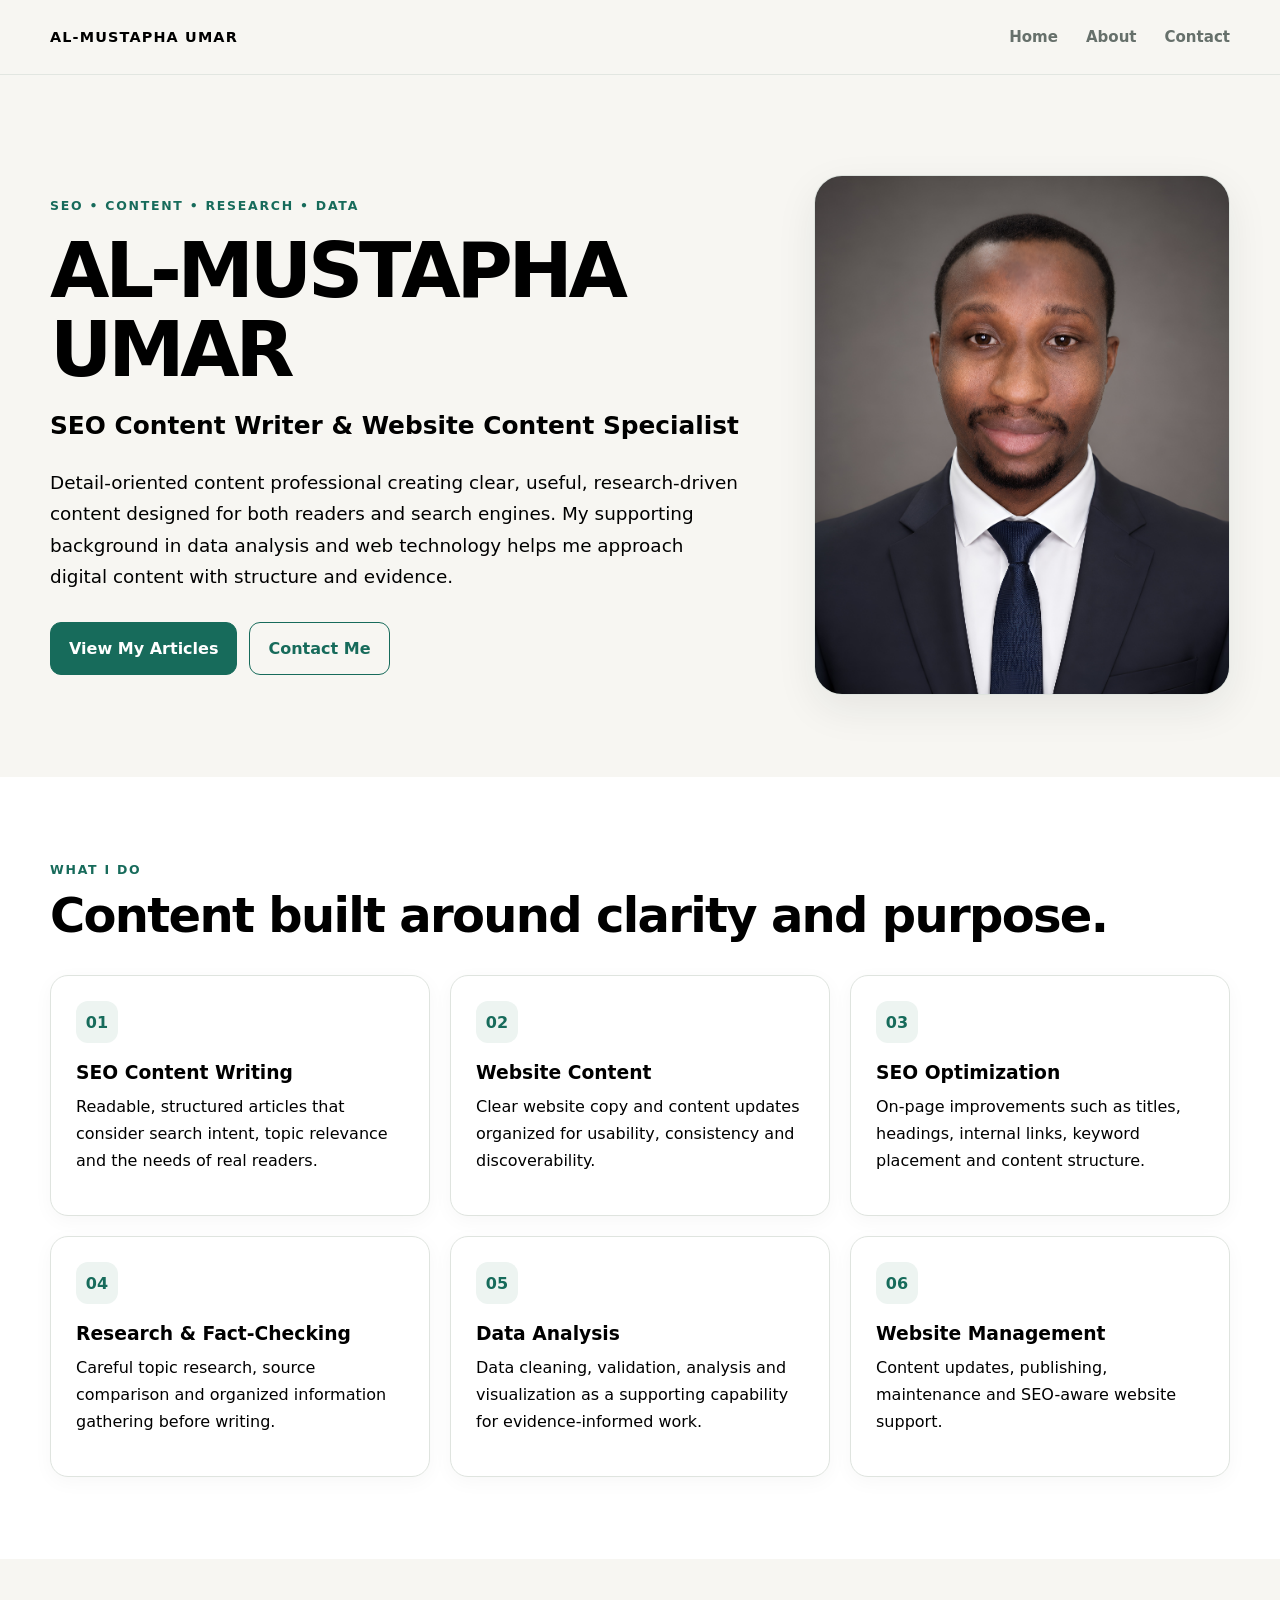
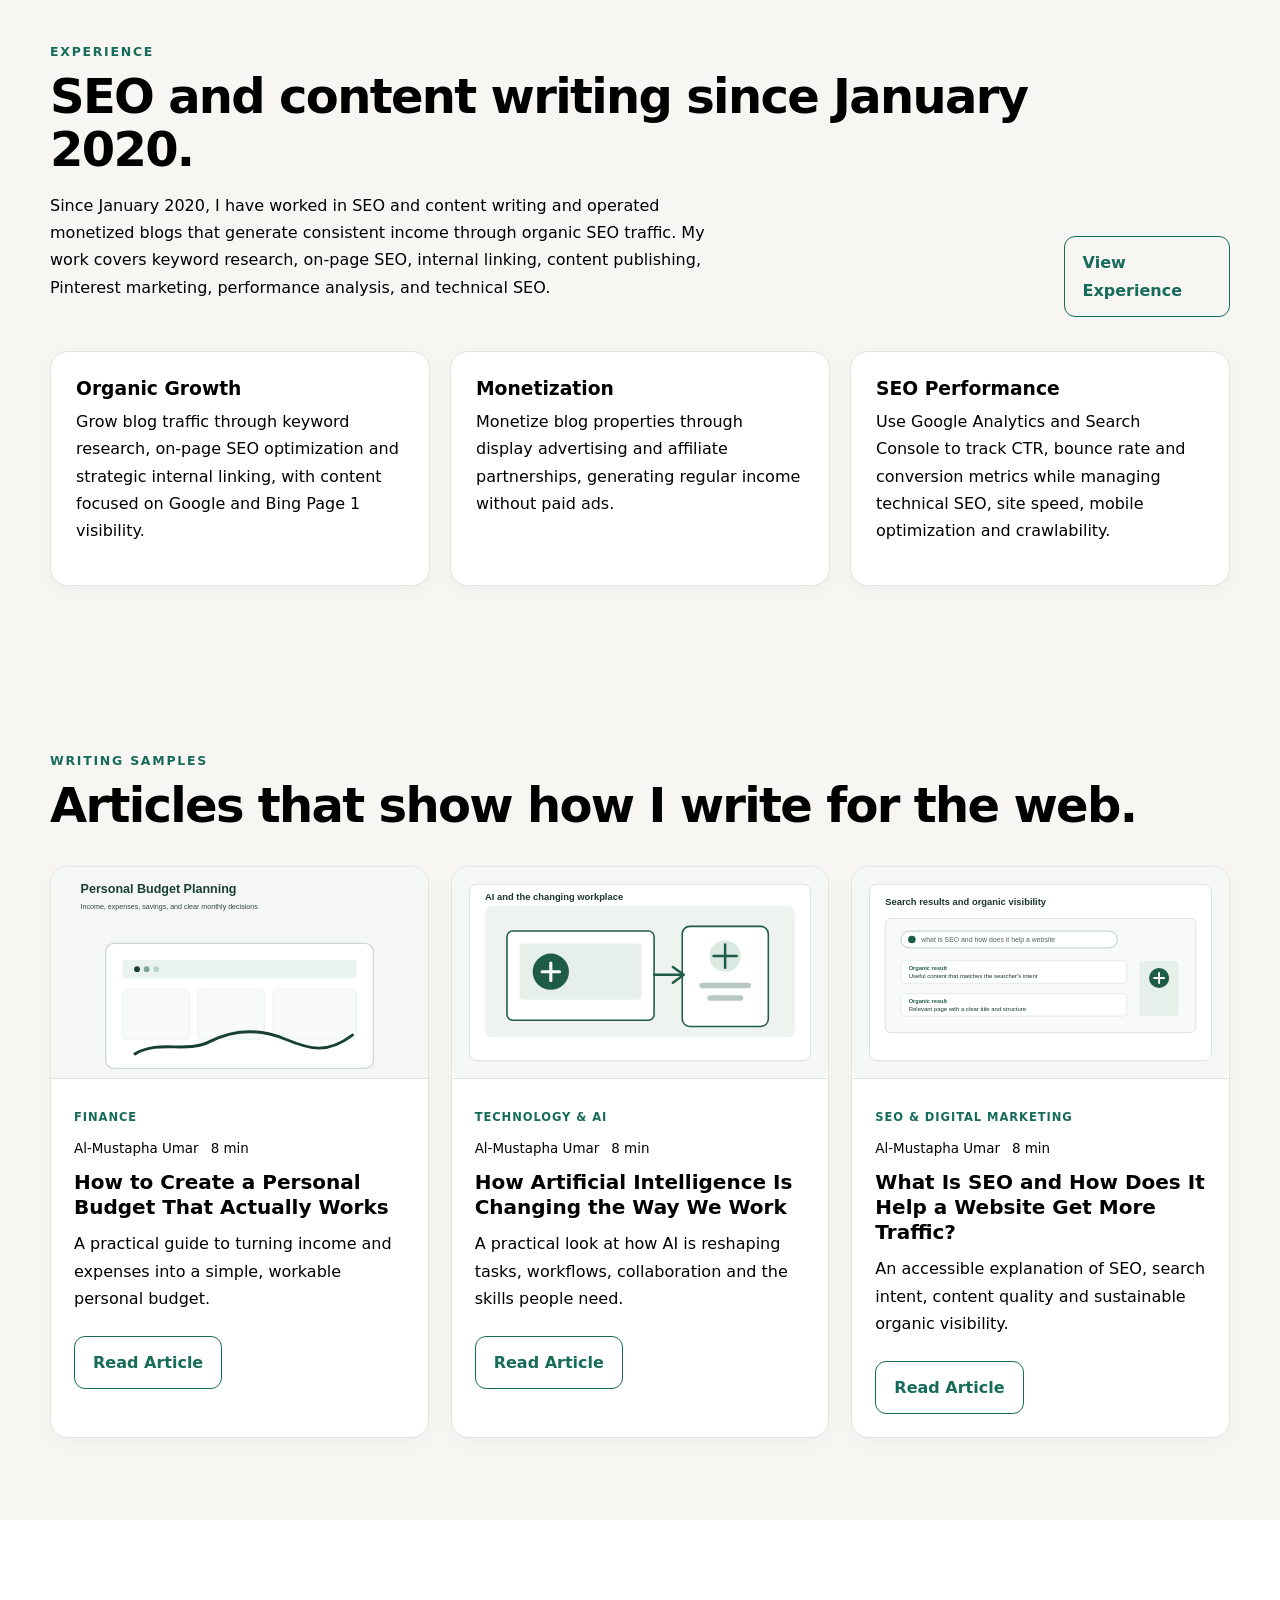
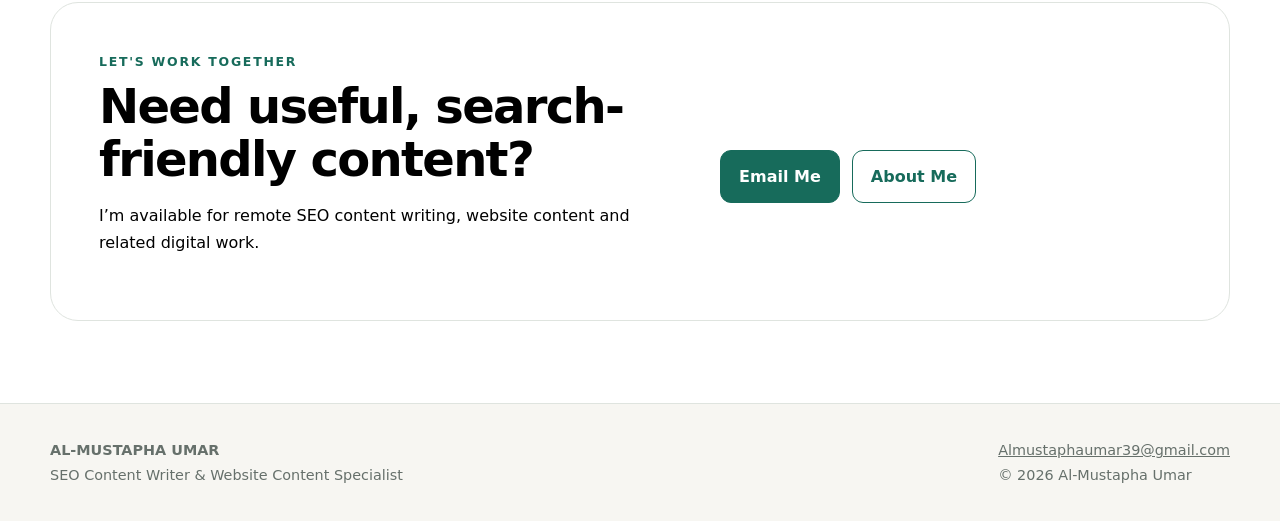
<file: index.html>
<!doctype html><html lang="en"><head>
<meta charset="utf-8"><meta name="viewport" content="width=device-width, initial-scale=1">
<title>Al-Mustapha Umar | SEO Content Writer & Website Content Specialist</title><meta name="description" content="Portfolio of Al-Mustapha Umar, an SEO content writer and website content specialist focused on research-driven digital content."><meta name="author" content="Al-Mustapha Umar">
<meta property="og:title" content="Al-Mustapha Umar | SEO Content Writer & Website Content Specialist"><meta property="og:description" content="Portfolio of Al-Mustapha Umar, an SEO content writer and website content specialist focused on research-driven digital content."><meta property="og:type" content="website">
<meta property="og:url" content="https://YOUR-GITHUB-USERNAME.github.io/">
<link rel="canonical" href="https://YOUR-GITHUB-USERNAME.github.io/">
<link rel="icon" href="assets/favicon.svg" type="image/svg+xml"><link rel="stylesheet" href="css/style.css"></head>
<body><header class="site-header">
  <nav id="site-navigation" class="nav container" aria-label="Main navigation">
    <a class="brand" href="index.html">AL-MUSTAPHA UMAR</a>
    <button class="nav-toggle" type="button" aria-label="Open navigation" aria-expanded="false" aria-controls="primary-menu">☰</button>
    <ul class="nav-links" id="primary-menu">
      <li><a href="index.html">Home</a></li>
      <li><a href="about.html">About</a></li>
      <li><a href="contact.html">Contact</a></li>
    </ul>
  </nav>
</header><main>
<section class="hero"><div class="container hero-grid"><div><div class="eyebrow">SEO • Content • Research • Data</div>
<h1>AL-MUSTAPHA UMAR</h1><h2>SEO Content Writer &amp; Website Content Specialist</h2>
<p class="lede">Detail-oriented content professional creating clear, useful, research-driven content designed for both readers and search engines. My supporting background in data analysis and web technology helps me approach digital content with structure and evidence.</p>
<div class="actions"><a class="btn btn-primary" href="#writing-samples">View My Articles</a><a class="btn btn-secondary" href="contact.html">Contact Me</a></div></div>
<div class="hero-photo"><img src="assets/images/Professional-Photoshoot.jpg" alt="Al-Mustapha Umar, SEO Content Writer and Website Content Specialist"></div></div></section>
<section class="section section-alt"><div class="container"><div class="section-head"><div><div class="kicker">What I do</div><h2>Content built around clarity and purpose.</h2></div></div>
<div class="cards">
<article class="card icon-card"><div class="icon">01</div><h3>SEO Content Writing</h3><p>Readable, structured articles that consider search intent, topic relevance and the needs of real readers.</p></article>
<article class="card icon-card"><div class="icon">02</div><h3>Website Content</h3><p>Clear website copy and content updates organized for usability, consistency and discoverability.</p></article>
<article class="card icon-card"><div class="icon">03</div><h3>SEO Optimization</h3><p>On-page improvements such as titles, headings, internal links, keyword placement and content structure.</p></article>
<article class="card icon-card"><div class="icon">04</div><h3>Research &amp; Fact-Checking</h3><p>Careful topic research, source comparison and organized information gathering before writing.</p></article>
<article class="card icon-card"><div class="icon">05</div><h3>Data Analysis</h3><p>Data cleaning, validation, analysis and visualization as a supporting capability for evidence-informed work.</p></article>
<article class="card icon-card"><div class="icon">06</div><h3>Website Management</h3><p>Content updates, publishing, maintenance and SEO-aware website support.</p></article>
</div></div></section>
<section class="section"><div class="container"><div class="section-head"><div><div class="kicker">Experience</div><h2>SEO and content writing since January 2020.</h2><p class="section-intro">Since January 2020, I have worked in SEO and content writing and operated monetized blogs that generate consistent income through organic SEO traffic. My work covers keyword research, on-page SEO, internal linking, content publishing, Pinterest marketing, performance analysis, and technical SEO.</p></div><a class="btn btn-secondary" href="about.html">View Experience</a></div><div class="cards"><article class="card"><h3>Organic Growth</h3><p>Grow blog traffic through keyword research, on-page SEO optimization and strategic internal linking, with content focused on Google and Bing Page 1 visibility.</p></article><article class="card"><h3>Monetization</h3><p>Monetize blog properties through display advertising and affiliate partnerships, generating regular income without paid ads.</p></article><article class="card"><h3>SEO Performance</h3><p>Use Google Analytics and Search Console to track CTR, bounce rate and conversion metrics while managing technical SEO, site speed, mobile optimization and crawlability.</p></article></div></div></section>
<section class="section" id="writing-samples"><div class="container"><div class="section-head"><div><div class="kicker">Writing samples</div><h2>Articles that show how I write for the web.</h2></div></div>
<div class="article-grid">
<article class="card article-card" data-category="finance">
<img src="assets/images/personal-budget-planning-desk.svg" alt="Illustration for How to Create a Personal Budget That Actually Works" loading="lazy"><div class="article-body">
<span class="tag">Finance</span><div class="article-meta"><span>Al-Mustapha Umar</span><span>8 min</span></div>
<h3>How to Create a Personal Budget That Actually Works</h3><p>A practical guide to turning income and expenses into a simple, workable personal budget.</p><a class="btn btn-secondary" href="articles/finance/personal-budget.html">Read Article</a></div></article>
<article class="card article-card" data-category="technology-ai">
<img src="assets/images/ai-work.svg" alt="Illustration for How Artificial Intelligence Is Changing the Way We Work" loading="lazy"><div class="article-body">
<span class="tag">Technology & AI</span><div class="article-meta"><span>Al-Mustapha Umar</span><span>8 min</span></div>
<h3>How Artificial Intelligence Is Changing the Way We Work</h3><p>A practical look at how AI is reshaping tasks, workflows, collaboration and the skills people need.</p><a class="btn btn-secondary" href="articles/technology-ai/ai-future-of-work.html">Read Article</a></div></article>
<article class="card article-card" data-category="seo">
<img src="assets/images/what-is-seo-search-results.svg" alt="Illustration for What Is SEO and How Does It Help a Website Get More Traffic?" loading="lazy"><div class="article-body">
<span class="tag">SEO & Digital Marketing</span><div class="article-meta"><span>Al-Mustapha Umar</span><span>8 min</span></div>
<h3>What Is SEO and How Does It Help a Website Get More Traffic?</h3><p>An accessible explanation of SEO, search intent, content quality and sustainable organic visibility.</p><a class="btn btn-secondary" href="articles/seo/what-is-seo.html">Read Article</a></div></article>
</div></div></section>
<section class="section section-alt"><div class="container"><div class="contact-box"><div><div class="kicker">Let's work together</div><h2>Need useful, search-friendly content?</h2><p>I’m available for remote SEO content writing, website content and related digital work.</p></div><div class="actions"><a class="btn btn-primary" href="mailto:Almustaphaumar39@gmail.com">Email Me</a><a class="btn btn-secondary" href="about.html">About Me</a></div></div></div></section>
</main><footer class="footer"><div class="container footer-row">
  <div><strong>AL-MUSTAPHA UMAR</strong><br>SEO Content Writer &amp; Website Content Specialist</div>
  <div><a href="mailto:Almustaphaumar39@gmail.com">Almustaphaumar39@gmail.com</a><br>© <span data-year></span> Al-Mustapha Umar</div>
</div></footer><script src="js/script.js"></script>
</body></html>
</file>
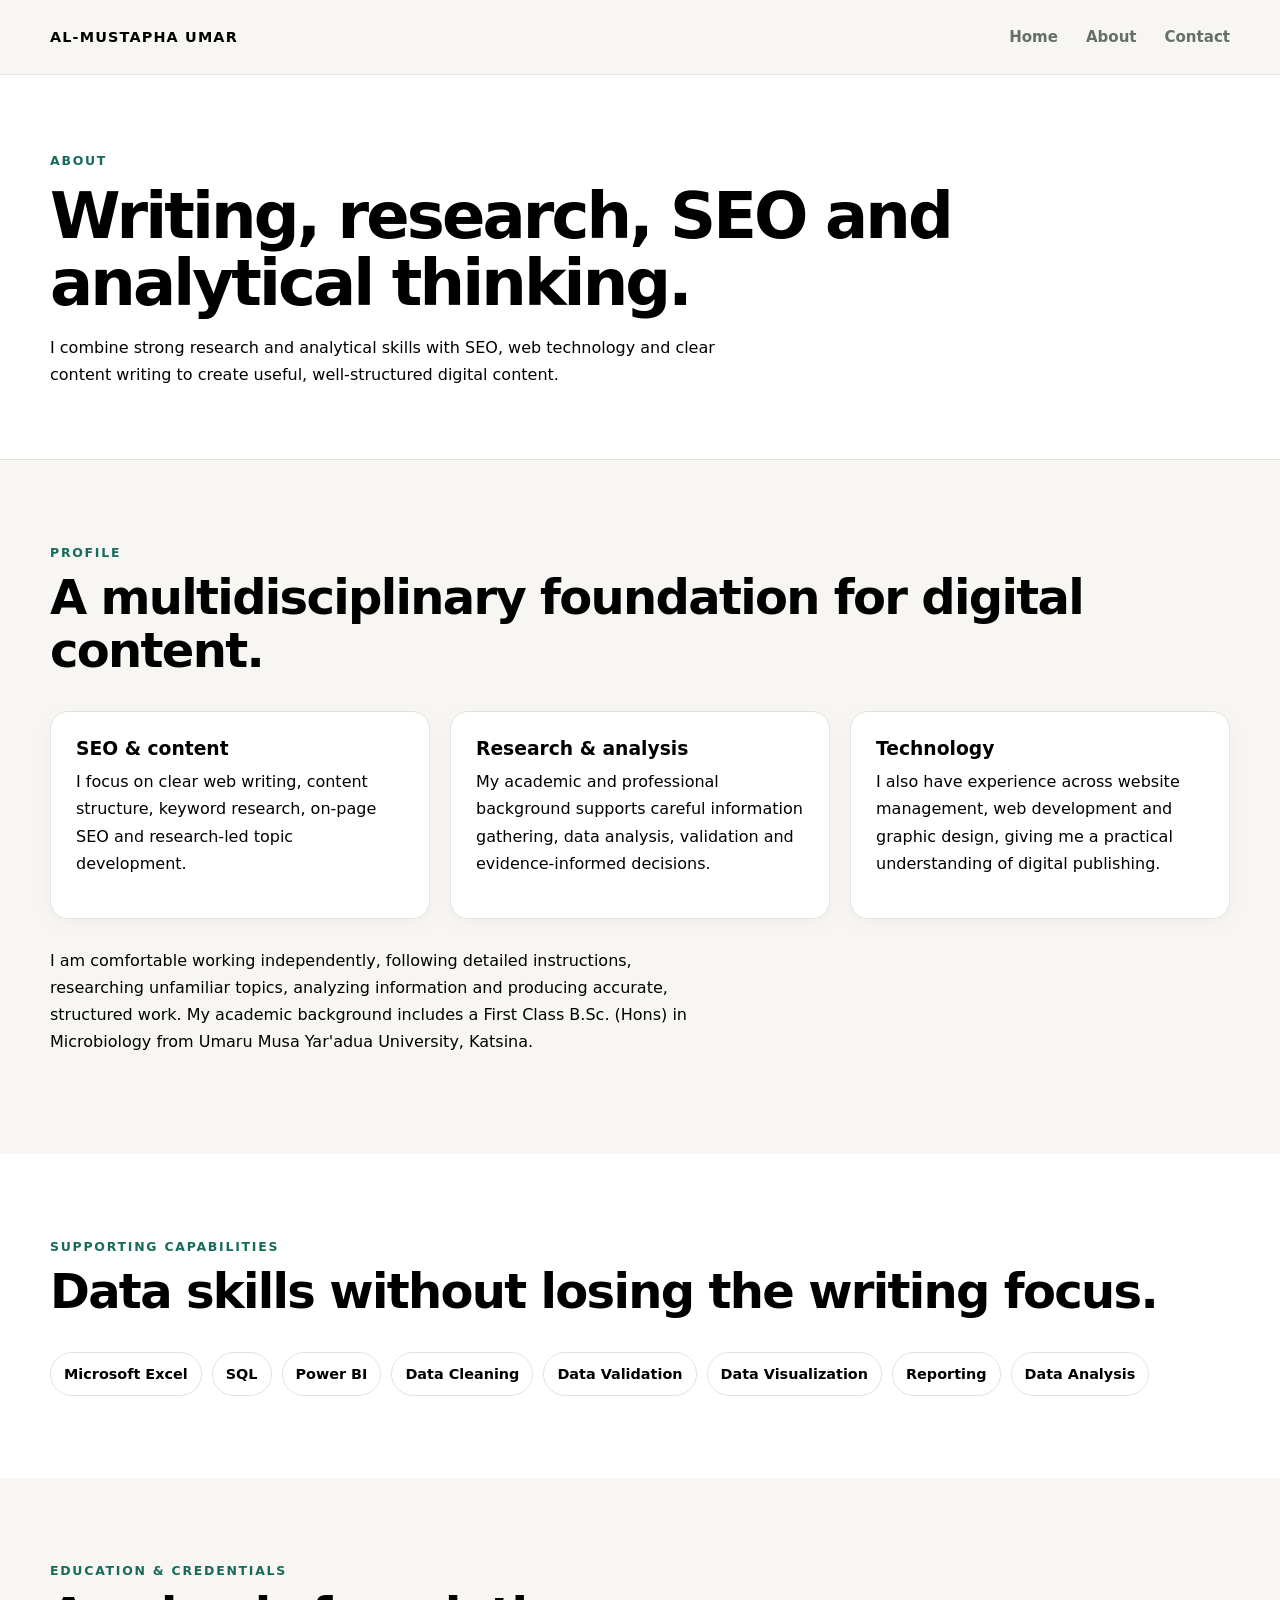
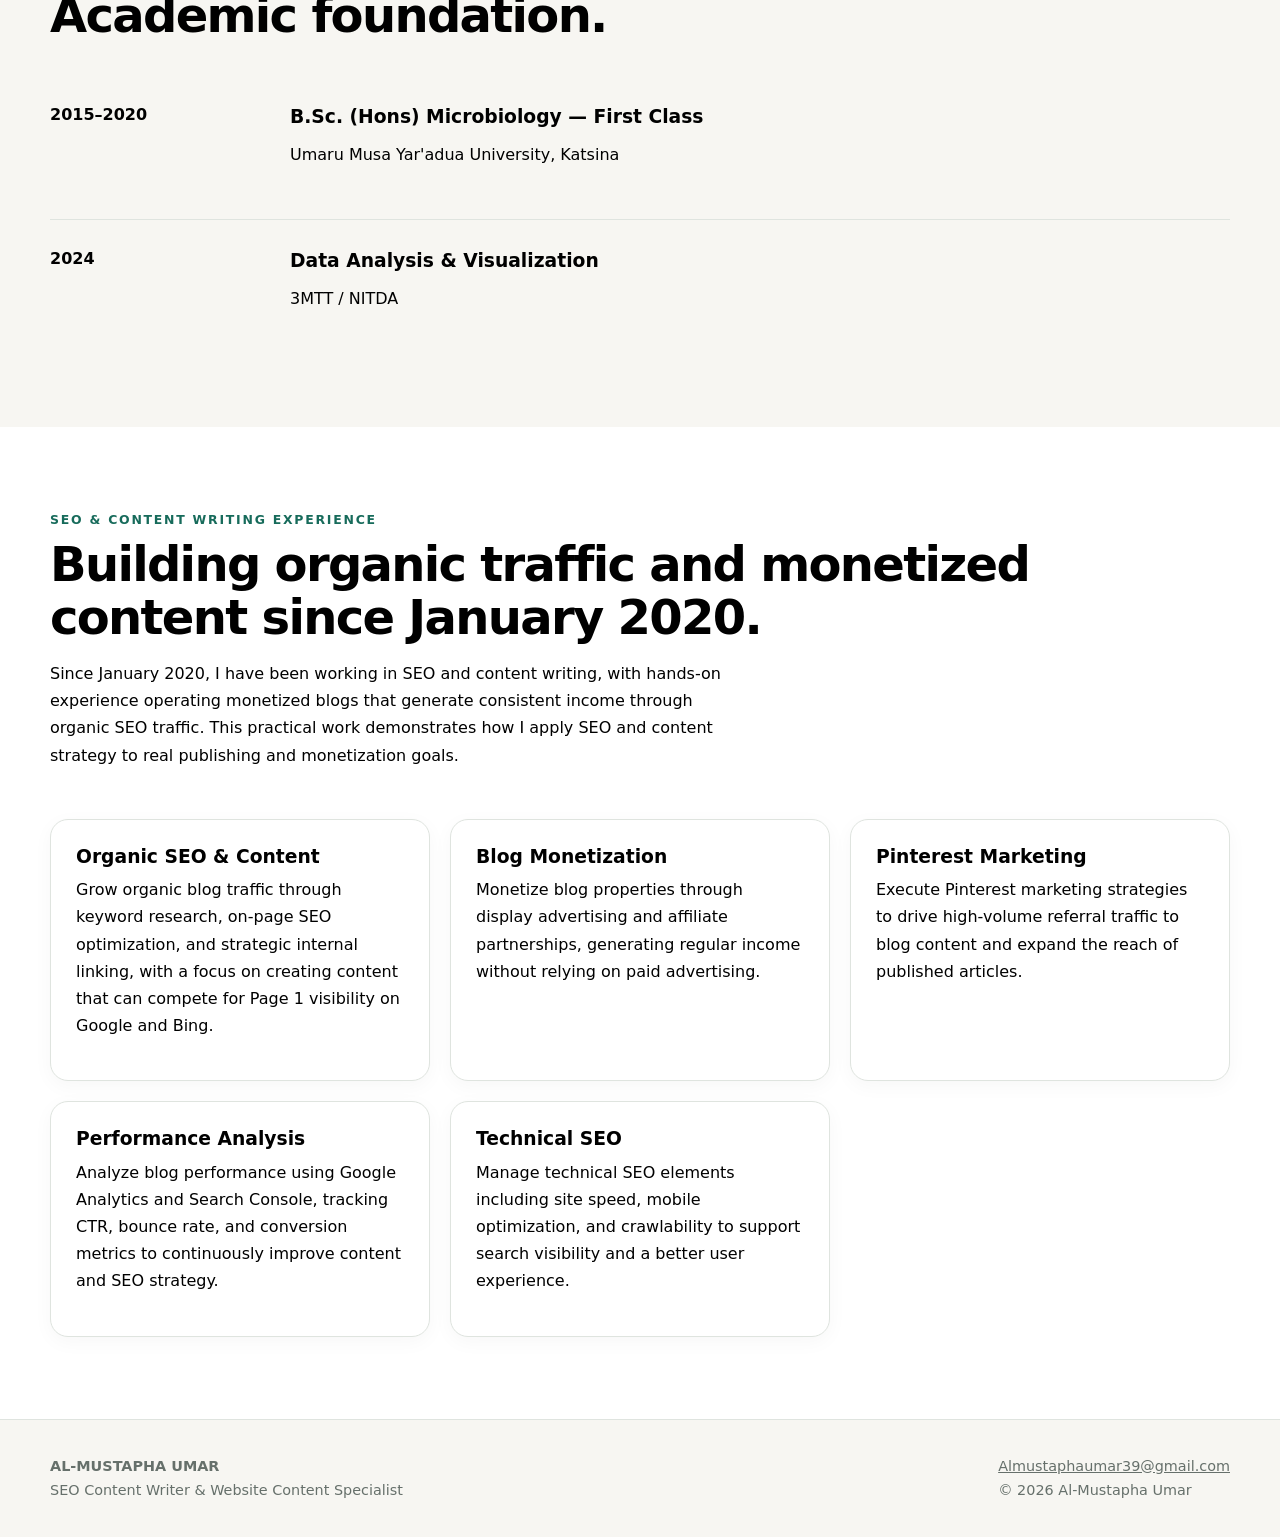
<file: about.html>
<!doctype html><html lang="en"><head>
<meta charset="utf-8"><meta name="viewport" content="width=device-width, initial-scale=1">
<title>About Al-Mustapha Umar | SEO Content Writer</title><meta name="description" content="About Al-Mustapha Umar and his combination of SEO, writing, research, web and data skills"><meta name="author" content="Al-Mustapha Umar">
<meta property="og:title" content="About Al-Mustapha Umar | SEO Content Writer"><meta property="og:description" content="About Al-Mustapha Umar and his combination of SEO, writing, research, web and data skills"><meta property="og:type" content="website">
<meta property="og:url" content="https://YOUR-GITHUB-USERNAME.github.io/about.html">
<link rel="canonical" href="https://YOUR-GITHUB-USERNAME.github.io/about.html">
<link rel="icon" href="assets/favicon.svg" type="image/svg+xml"><link rel="stylesheet" href="css/style.css"></head>
<body><header class="site-header">
  <nav id="site-navigation" class="nav container" aria-label="Main navigation">
    <a class="brand" href="index.html">AL-MUSTAPHA UMAR</a>
    <button class="nav-toggle" type="button" aria-label="Open navigation" aria-expanded="false" aria-controls="primary-menu">☰</button>
    <ul class="nav-links" id="primary-menu">
      <li><a href="index.html">Home</a></li>
      <li><a href="about.html">About</a></li>
      <li><a href="contact.html">Contact</a></li>
    </ul>
  </nav>
</header><main><section class="page-hero"><div class="container"><div class="kicker">About</div><h1>Writing, research, SEO and analytical thinking.</h1><p class="section-intro">I combine strong research and analytical skills with SEO, web technology and clear content writing to create useful, well-structured digital content.</p></div></section>
<section class="section"><div class="container"><div class="section-head"><div><div class="kicker">Profile</div><h2>A multidisciplinary foundation for digital content.</h2></div></div><div class="cards">
<article class="card"><h3>SEO &amp; content</h3><p>I focus on clear web writing, content structure, keyword research, on-page SEO and research-led topic development.</p></article>
<article class="card"><h3>Research &amp; analysis</h3><p>My academic and professional background supports careful information gathering, data analysis, validation and evidence-informed decisions.</p></article>
<article class="card"><h3>Technology</h3><p>I also have experience across website management, web development and graphic design, giving me a practical understanding of digital publishing.</p></article></div>
<p class="section-intro" style="margin-top:28px">I am comfortable working independently, following detailed instructions, researching unfamiliar topics, analyzing information and producing accurate, structured work. My academic background includes a First Class B.Sc. (Hons) in Microbiology from Umaru Musa Yar'adua University, Katsina.</p></div></section>
<section class="section section-alt"><div class="container"><div class="section-head"><div><div class="kicker">Supporting capabilities</div><h2>Data skills without losing the writing focus.</h2></div></div>
<div class="skills"><span class="skill">Microsoft Excel</span><span class="skill">SQL</span><span class="skill">Power BI</span><span class="skill">Data Cleaning</span><span class="skill">Data Validation</span><span class="skill">Data Visualization</span><span class="skill">Reporting</span><span class="skill">Data Analysis</span></div></div></section>
<section class="section"><div class="container"><div class="section-head"><div><div class="kicker">Education &amp; credentials</div><h2>Academic foundation.</h2></div></div><div class="timeline">
<div class="timeline-item"><div class="timeline-date">2015–2020</div><div><h3>B.Sc. (Hons) Microbiology — First Class</h3><p>Umaru Musa Yar'adua University, Katsina</p></div></div>
<div class="timeline-item"><div class="timeline-date">2024</div><div><h3>Data Analysis &amp; Visualization</h3><p>3MTT / NITDA</p></div></div>
</div></div></section>
<section class="section section-alt"><div class="container"><div class="section-head"><div><div class="kicker">SEO &amp; Content Writing Experience</div><h2>Building organic traffic and monetized content since January 2020.</h2><p class="section-intro">Since January 2020, I have been working in SEO and content writing, with hands-on experience operating monetized blogs that generate consistent income through organic SEO traffic. This practical work demonstrates how I apply SEO and content strategy to real publishing and monetization goals.</p></div></div><div class="cards"><article class="card"><h3>Organic SEO &amp; Content</h3><p>Grow organic blog traffic through keyword research, on-page SEO optimization, and strategic internal linking, with a focus on creating content that can compete for Page 1 visibility on Google and Bing.</p></article><article class="card"><h3>Blog Monetization</h3><p>Monetize blog properties through display advertising and affiliate partnerships, generating regular income without relying on paid advertising.</p></article><article class="card"><h3>Pinterest Marketing</h3><p>Execute Pinterest marketing strategies to drive high-volume referral traffic to blog content and expand the reach of published articles.</p></article><article class="card"><h3>Performance Analysis</h3><p>Analyze blog performance using Google Analytics and Search Console, tracking CTR, bounce rate, and conversion metrics to continuously improve content and SEO strategy.</p></article><article class="card"><h3>Technical SEO</h3><p>Manage technical SEO elements including site speed, mobile optimization, and crawlability to support search visibility and a better user experience.</p></article></div></div></section></main><footer class="footer"><div class="container footer-row">
  <div><strong>AL-MUSTAPHA UMAR</strong><br>SEO Content Writer &amp; Website Content Specialist</div>
  <div><a href="mailto:Almustaphaumar39@gmail.com">Almustaphaumar39@gmail.com</a><br>© <span data-year></span> Al-Mustapha Umar</div>
</div></footer><script src="js/script.js"></script>
</body></html>
</file>
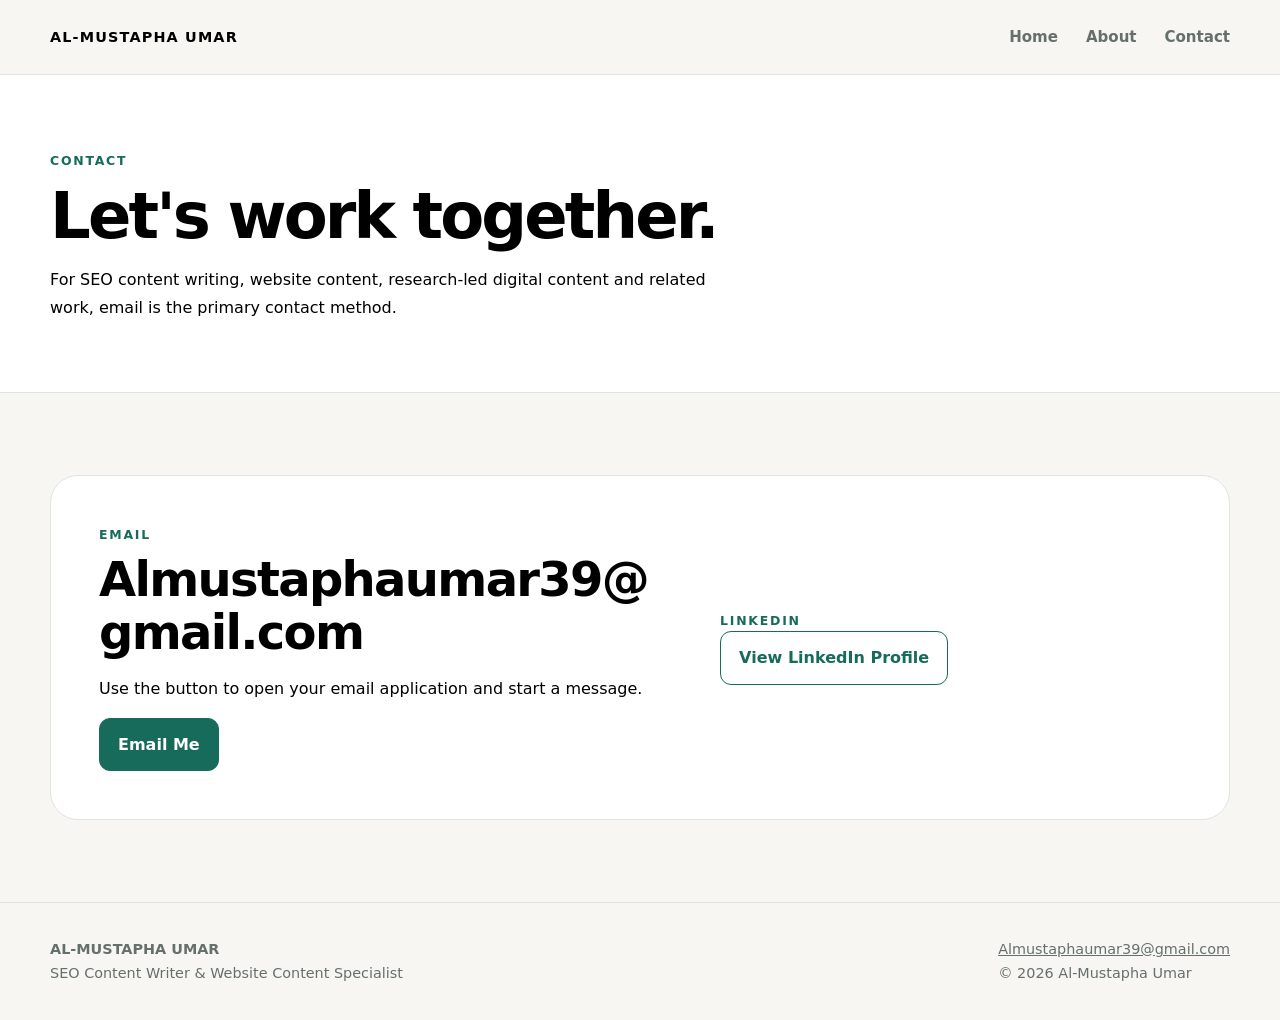
<file: contact.html>
<!doctype html><html lang="en"><head>
<meta charset="utf-8"><meta name="viewport" content="width=device-width, initial-scale=1">
<title>Contact Al-Mustapha Umar | SEO Content Writer</title><meta name="description" content="Contact Al-Mustapha Umar for SEO content writing and website content work"><meta name="author" content="Al-Mustapha Umar">
<meta property="og:title" content="Contact Al-Mustapha Umar | SEO Content Writer"><meta property="og:description" content="Contact Al-Mustapha Umar for SEO content writing and website content work"><meta property="og:type" content="website">
<meta property="og:url" content="https://YOUR-GITHUB-USERNAME.github.io/contact.html">
<link rel="canonical" href="https://YOUR-GITHUB-USERNAME.github.io/contact.html">
<link rel="icon" href="assets/favicon.svg" type="image/svg+xml"><link rel="stylesheet" href="css/style.css"></head>
<body><header class="site-header">
  <nav id="site-navigation" class="nav container" aria-label="Main navigation">
    <a class="brand" href="index.html">AL-MUSTAPHA UMAR</a>
    <button class="nav-toggle" type="button" aria-label="Open navigation menu" aria-expanded="false" aria-controls="primary-menu"><span></span><span></span><span></span></button>
    <ul class="nav-links" id="primary-menu">
      <li><a href="index.html">Home</a></li>
      <li><a href="about.html">About</a></li>
      <li><a href="contact.html">Contact</a></li>
    </ul>
  </nav>
</header><main><section class="page-hero"><div class="container"><div class="kicker">Contact</div><h1>Let's work together.</h1><p class="section-intro">For SEO content writing, website content, research-led digital content and related work, email is the primary contact method.</p></div></section>
<section class="section"><div class="container"><div class="contact-box"><div><div class="kicker">Email</div><h2 class="contact-email">Almustaphaumar39@gmail.com</h2><p>Use the button to open your email application and start a message.</p><a class="btn btn-primary" href="mailto:Almustaphaumar39@gmail.com">Email Me</a></div><div><div class="kicker">LinkedIn</div><a class="btn btn-secondary" href="https://www.linkedin.com/in/al-mustapha-umar/" target="_blank" rel="noopener noreferrer">View LinkedIn Profile</a></div></div>
</div></div></section></main><footer class="footer"><div class="container footer-row">
  <div><strong>AL-MUSTAPHA UMAR</strong><br>SEO Content Writer &amp; Website Content Specialist</div>
  <div><a href="mailto:Almustaphaumar39@gmail.com">Almustaphaumar39@gmail.com</a><br>© <span data-year></span> Al-Mustapha Umar</div>
</div></footer><script src="js/script.js"></script>
</body></html>
</file>
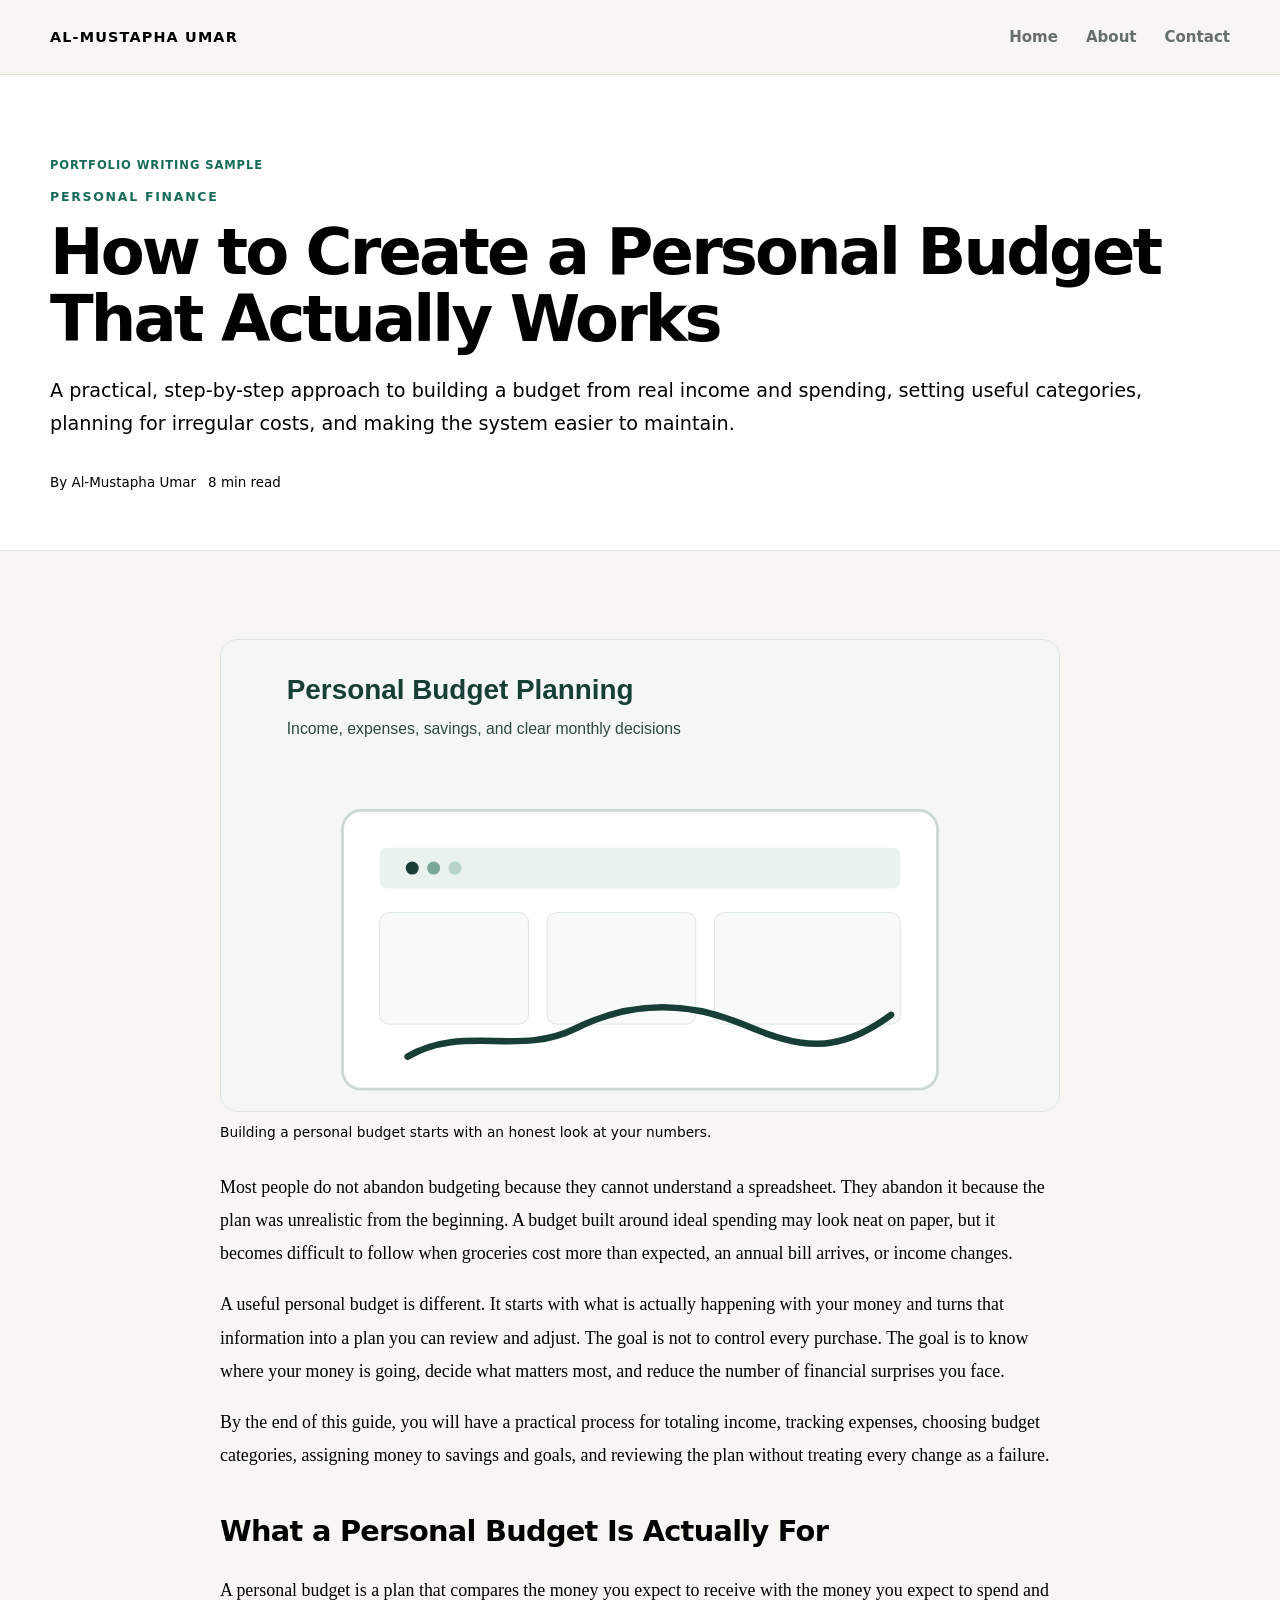
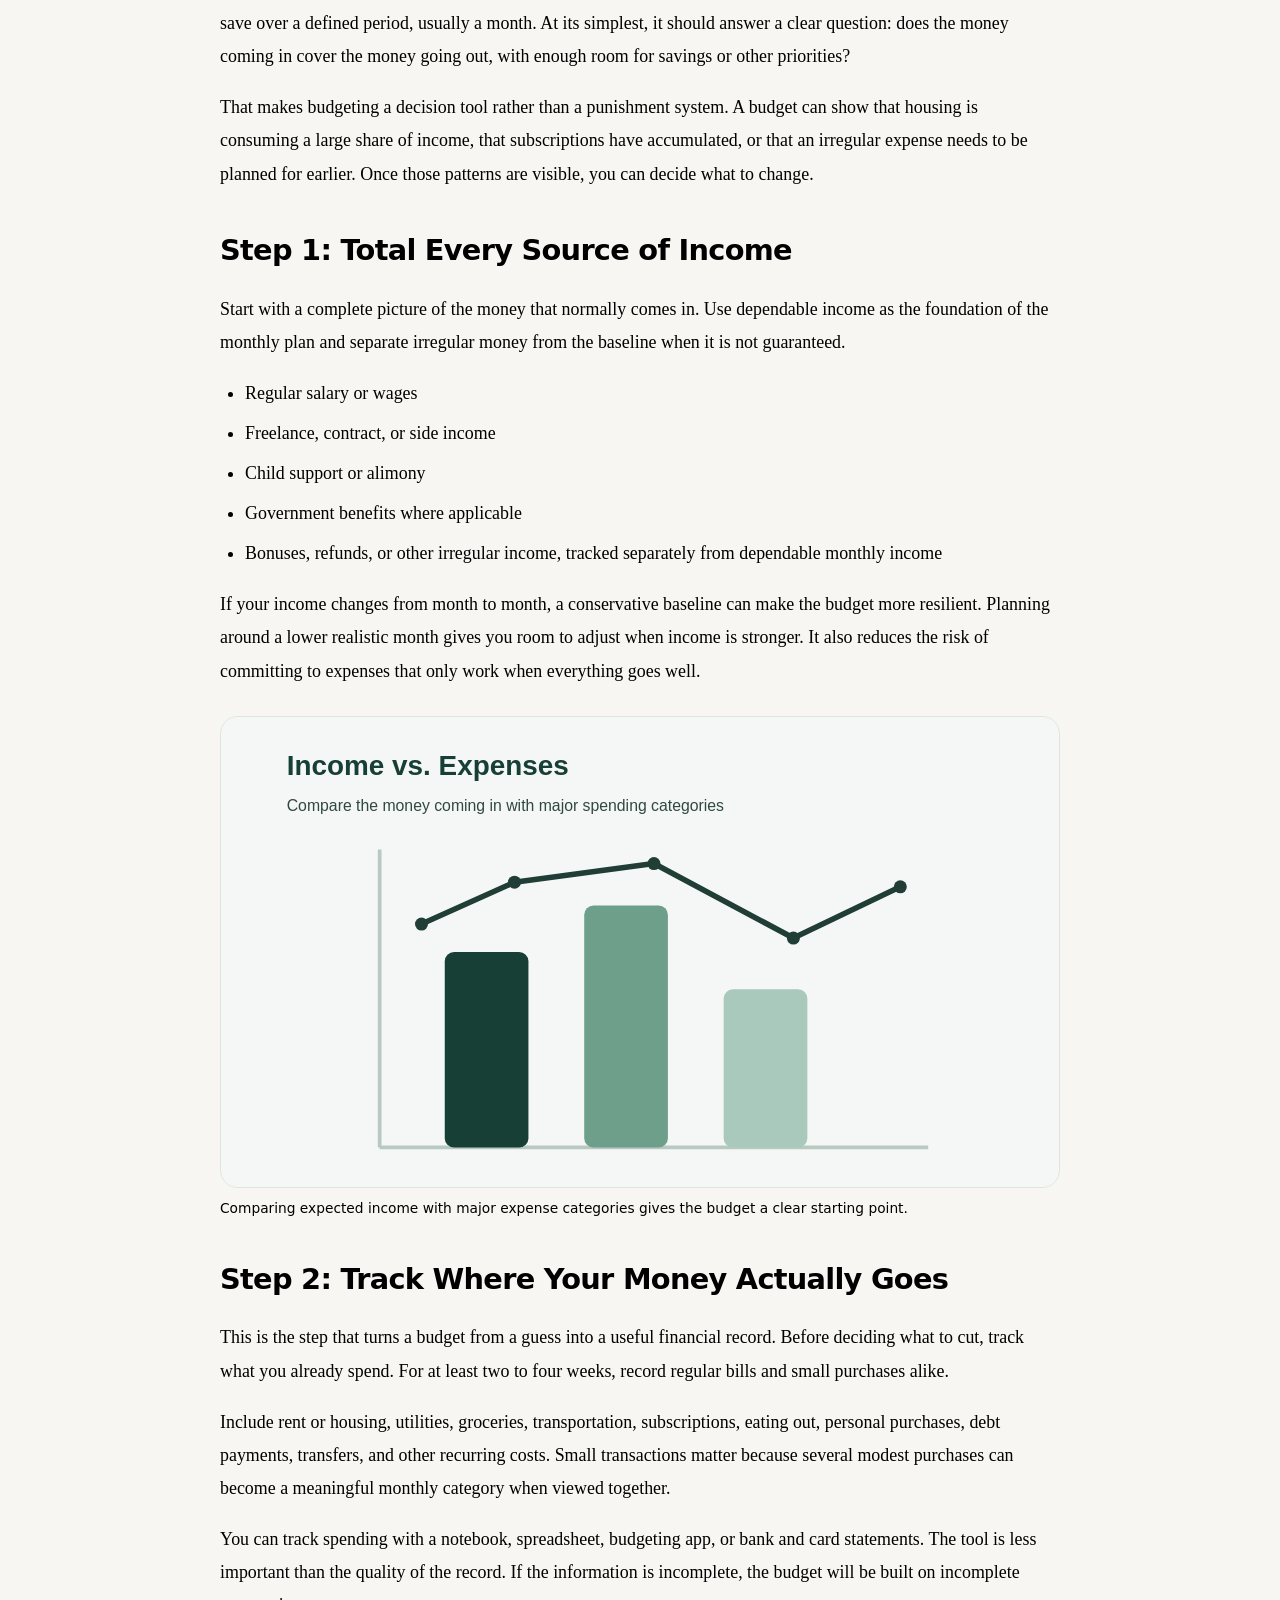
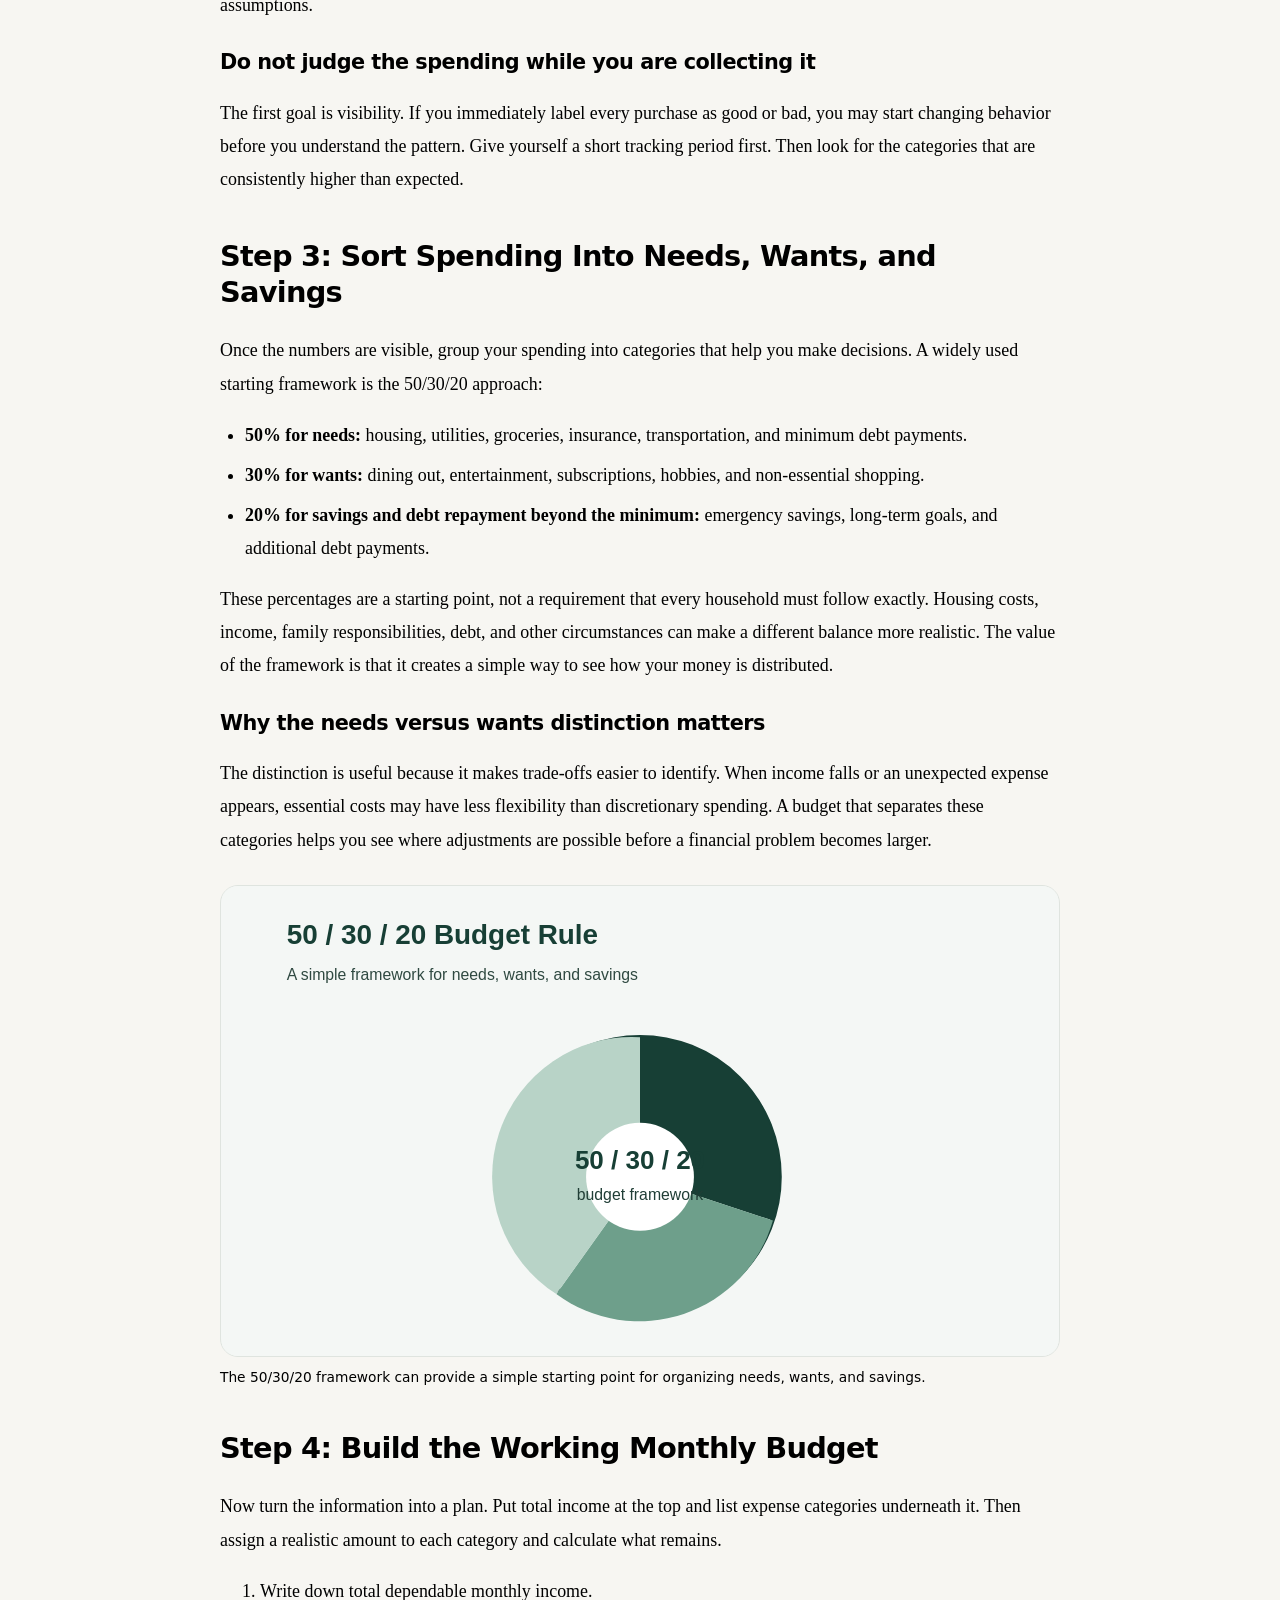
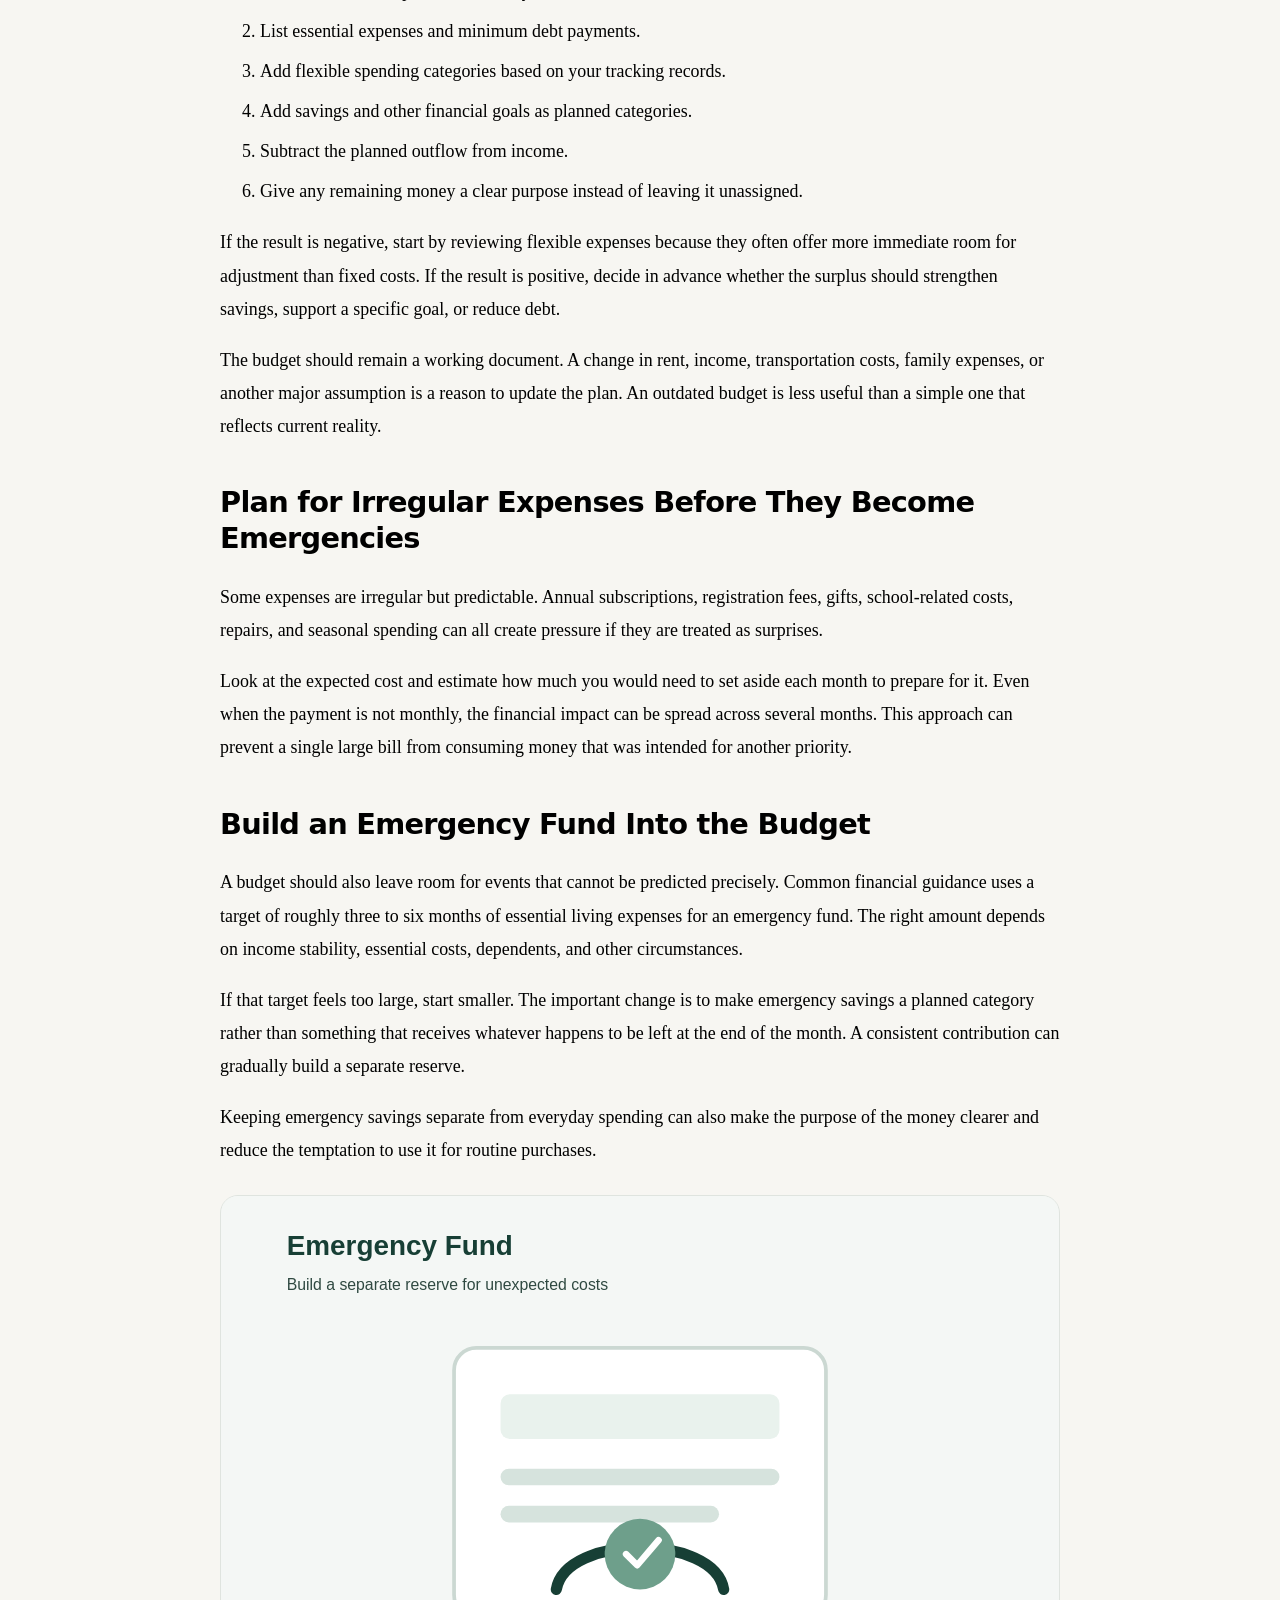
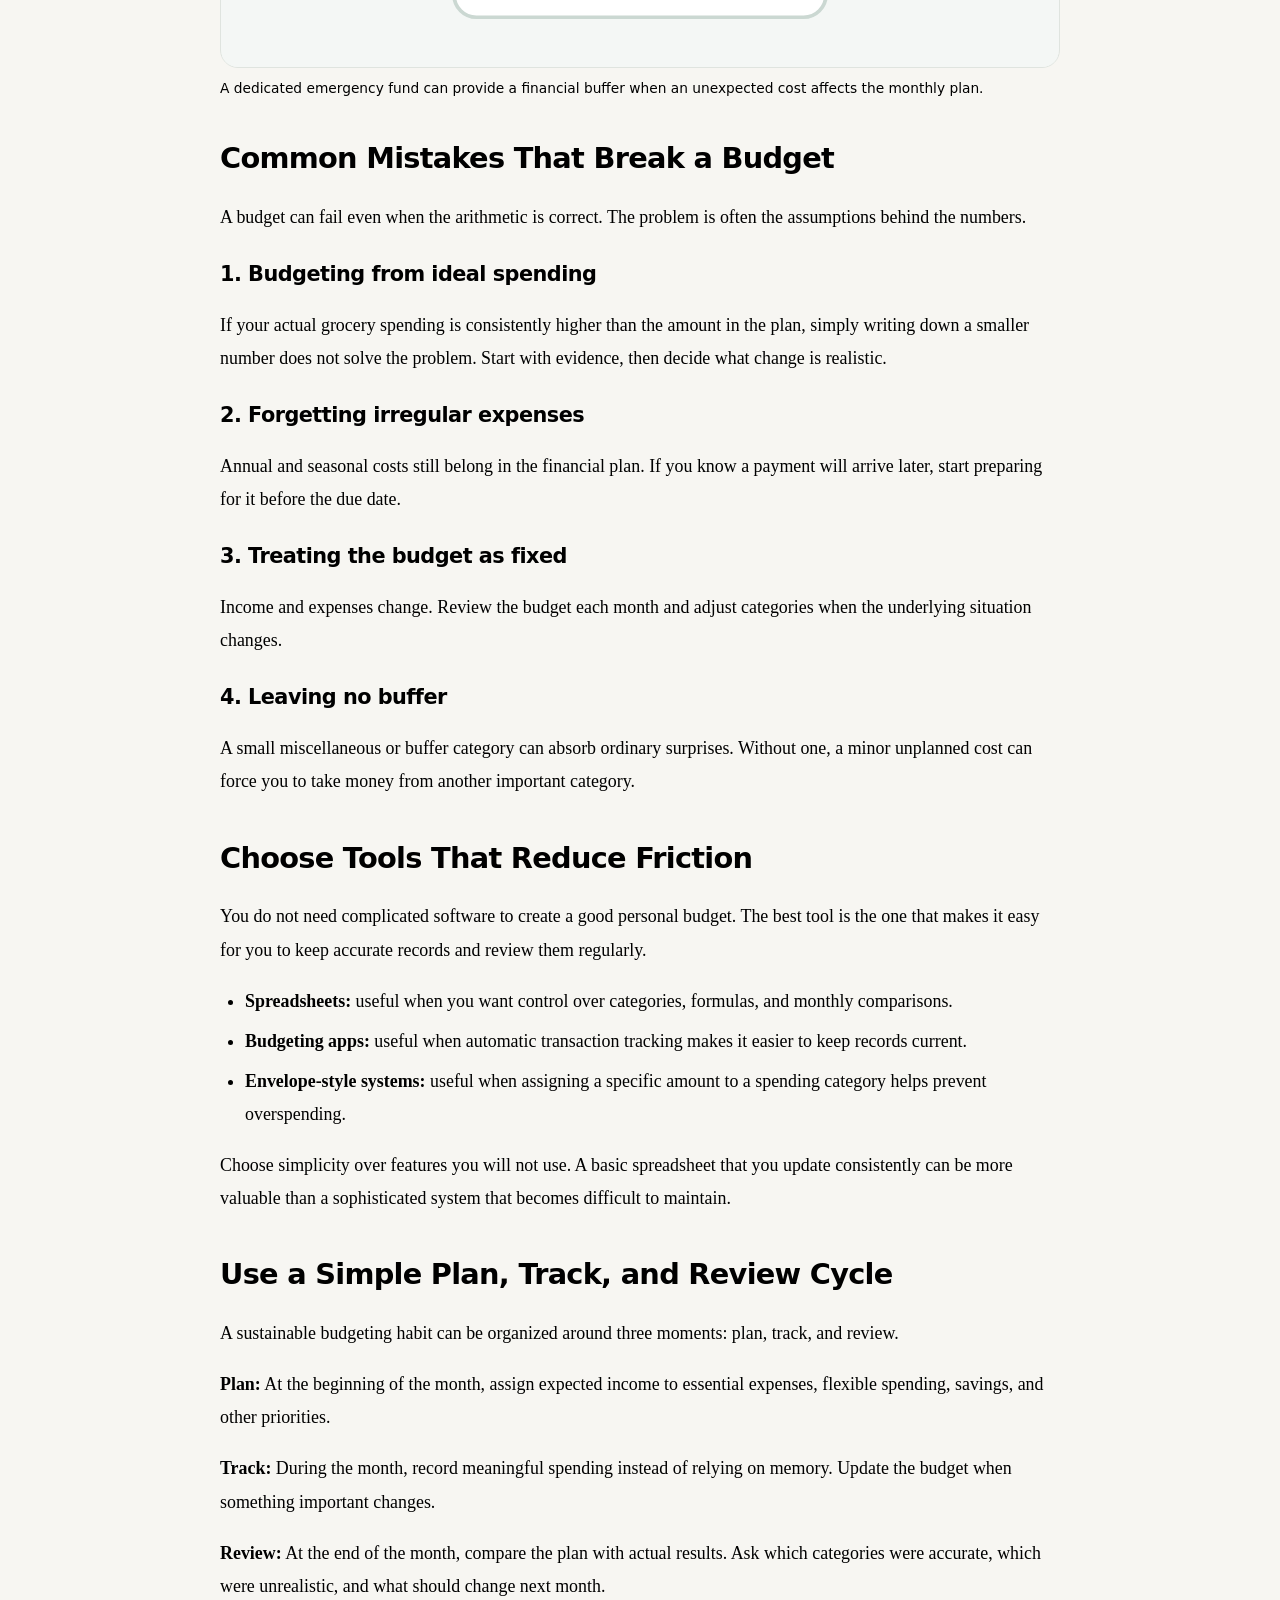
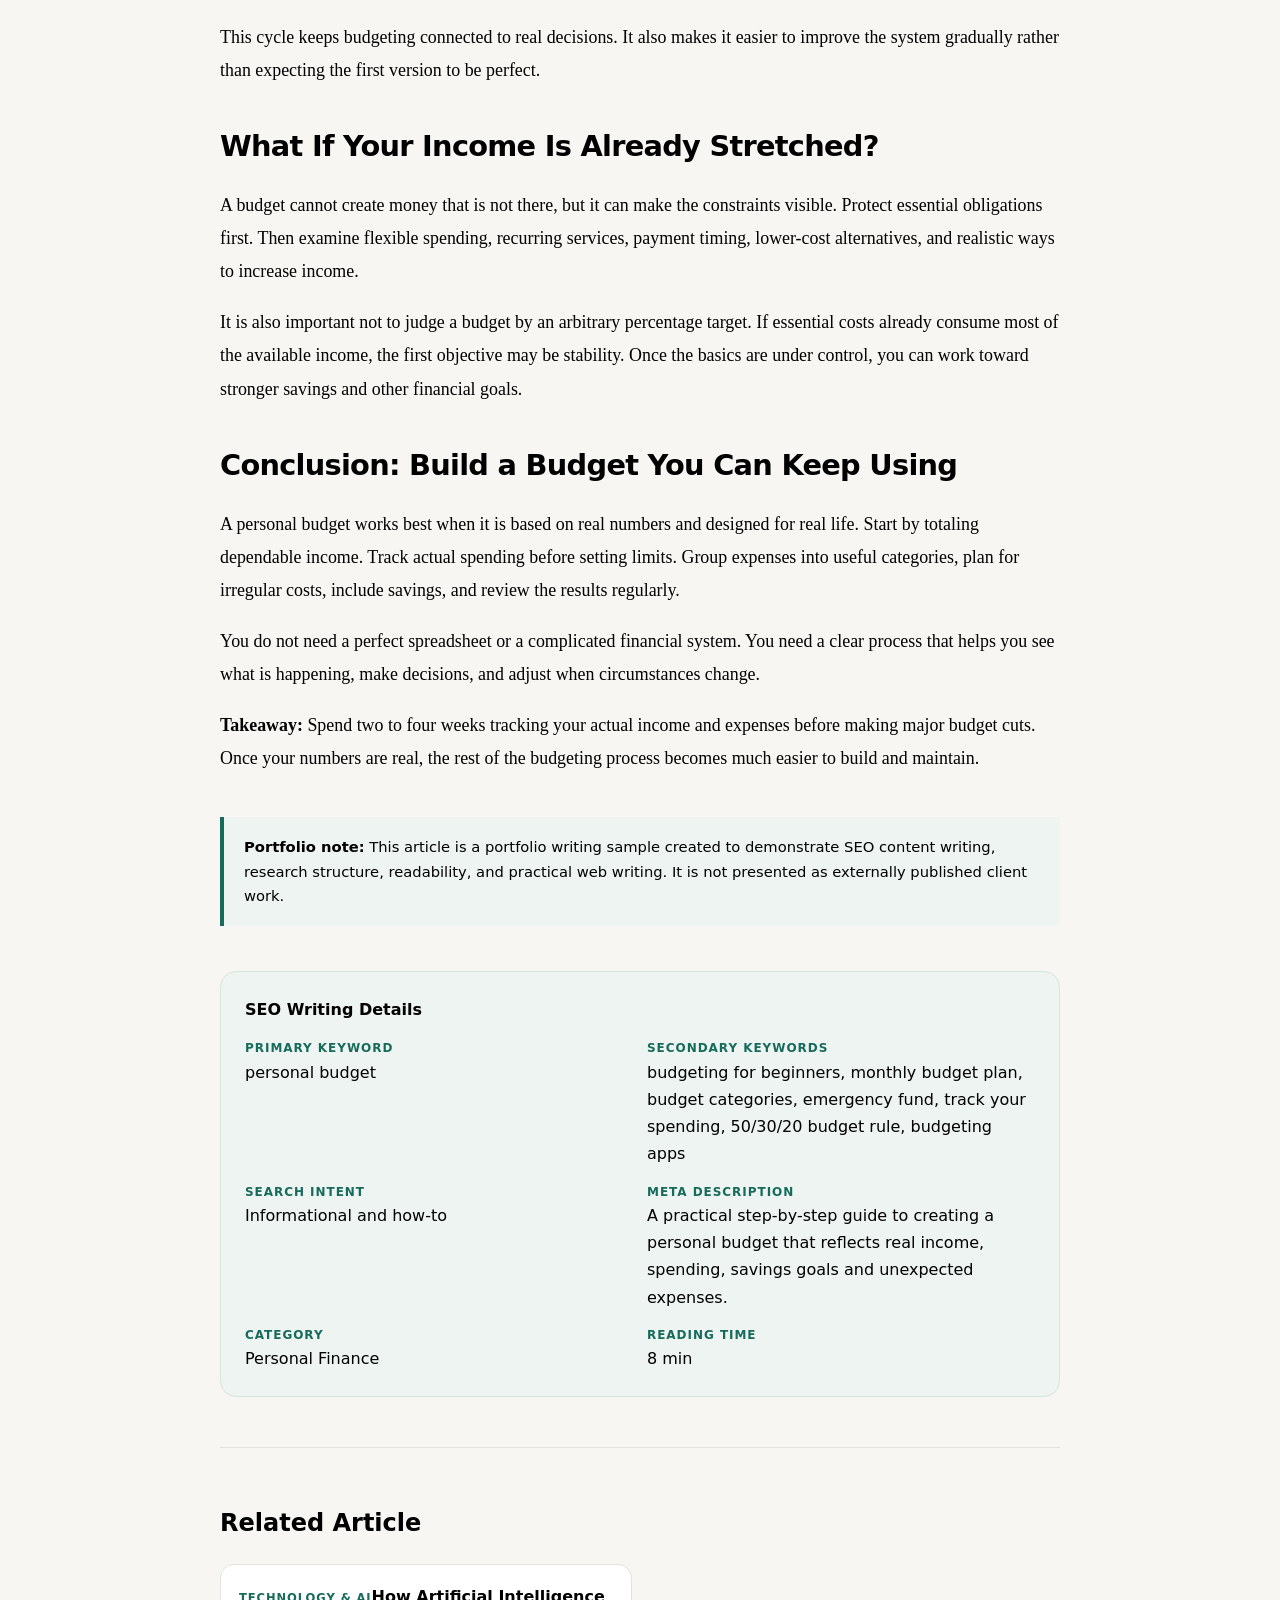
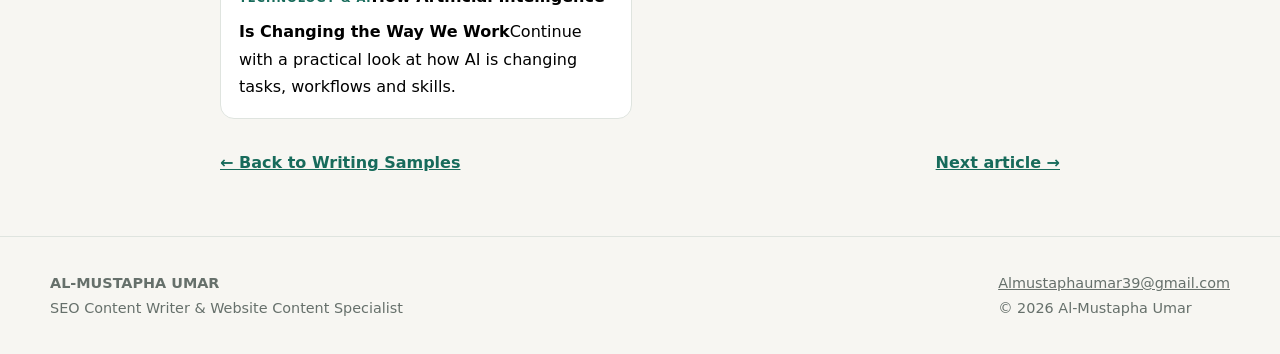
<file: articles/finance/personal-budget.html>
<!doctype html>
<html lang="en">
<head>
<meta charset="utf-8">
<meta name="viewport" content="width=device-width, initial-scale=1">
<title>How to Create a Personal Budget That Actually Works | Al-Mustapha Umar</title>
<meta name="description" content="A practical step-by-step guide to creating a personal budget that reflects real income, spending, savings goals and unexpected expenses.">
<meta name="author" content="Al-Mustapha Umar">
<meta name="robots" content="index,follow">
<meta property="og:title" content="How to Create a Personal Budget That Actually Works | Al-Mustapha Umar">
<meta property="og:description" content="A practical step-by-step guide to creating a personal budget that reflects real income, spending, savings goals and unexpected expenses.">
<meta property="og:type" content="article">
<meta property="og:image" content="https://YOUR-GITHUB-USERNAME.github.io/SEO-Portfolio/assets/images/personal-budget-planning-desk.svg">
<meta property="og:image:alt" content="Person reviewing a personal budget spreadsheet at a desk">
<meta property="og:url" content="https://YOUR-GITHUB-USERNAME.github.io/SEO-Portfolio/articles/finance/personal-budget.html">
<link rel="canonical" href="https://YOUR-GITHUB-USERNAME.github.io/SEO-Portfolio/articles/finance/personal-budget.html">
<link rel="icon" href="../../assets/favicon.svg" type="image/svg+xml">
<link rel="stylesheet" href="../../css/style.css">
<script type="application/ld+json">
{
  "@context": "https://schema.org",
  "@type": "BlogPosting",
  "headline": "How to Create a Personal Budget That Actually Works",
  "description": "A practical step-by-step guide to creating a personal budget that reflects real income, spending, savings goals and unexpected expenses.",
  "author": {
    "@type": "Person",
    "name": "Al-Mustapha Umar",
    "url": "https://YOUR-GITHUB-USERNAME.github.io/SEO-Portfolio/about.html"
  },
  "image": "https://YOUR-GITHUB-USERNAME.github.io/SEO-Portfolio/assets/images/personal-budget-planning-desk.svg",
  "datePublished": "2026-09-08",
  "dateModified": "2026-09-08",
  "mainEntityOfPage": {
    "@type": "WebPage",
    "@id": "https://YOUR-GITHUB-USERNAME.github.io/SEO-Portfolio/articles/finance/personal-budget.html"
  }
}
</script>
</head>
<body>
<header class="site-header">
<nav class="nav container" aria-label="Main navigation">
<a class="brand" href="../../index.html">AL-MUSTAPHA UMAR</a>
<button class="nav-toggle" type="button" aria-label="Open navigation" aria-expanded="false" aria-controls="primary-menu">☰</button>
<ul class="nav-links" id="primary-menu">
<li><a href="../../index.html">Home</a></li>
<li><a href="../../about.html">About</a></li>
<li><a href="../../contact.html">Contact</a></li>
</ul>
</nav>
</header>

<main>
<section class="page-hero article-hero">
<div class="container">
<span class="tag">Portfolio Writing Sample</span>
<div class="kicker">Personal Finance</div>
<h1>How to Create a Personal Budget That Actually Works</h1>
<p class="article-intro">A practical, step-by-step approach to building a budget from real income and spending, setting useful categories, planning for irregular costs, and making the system easier to maintain.</p>
<div class="article-meta"><span>By Al-Mustapha Umar</span><span>8 min read</span></div>
</div>
</section>

<section class="article-shell">
<div class="container">
<article class="article-layout">
<figure class="article-figure">
<img src="../../assets/images/personal-budget-planning-desk.svg" alt="Person reviewing a personal budget spreadsheet at a desk">
<figcaption>Building a personal budget starts with an honest look at your numbers.</figcaption>
</figure>

<div class="article-content">
<p>Most people do not abandon budgeting because they cannot understand a spreadsheet. They abandon it because the plan was unrealistic from the beginning. A budget built around ideal spending may look neat on paper, but it becomes difficult to follow when groceries cost more than expected, an annual bill arrives, or income changes.</p>

<p>A useful personal budget is different. It starts with what is actually happening with your money and turns that information into a plan you can review and adjust. The goal is not to control every purchase. The goal is to know where your money is going, decide what matters most, and reduce the number of financial surprises you face.</p>

<p>By the end of this guide, you will have a practical process for totaling income, tracking expenses, choosing budget categories, assigning money to savings and goals, and reviewing the plan without treating every change as a failure.</p>

<h2>What a Personal Budget Is Actually For</h2>
<p>A personal budget is a plan that compares the money you expect to receive with the money you expect to spend and save over a defined period, usually a month. At its simplest, it should answer a clear question: does the money coming in cover the money going out, with enough room for savings or other priorities?</p>

<p>That makes budgeting a decision tool rather than a punishment system. A budget can show that housing is consuming a large share of income, that subscriptions have accumulated, or that an irregular expense needs to be planned for earlier. Once those patterns are visible, you can decide what to change.</p>

<h2>Step 1: Total Every Source of Income</h2>
<p>Start with a complete picture of the money that normally comes in. Use dependable income as the foundation of the monthly plan and separate irregular money from the baseline when it is not guaranteed.</p>

<ul>
<li>Regular salary or wages</li>
<li>Freelance, contract, or side income</li>
<li>Child support or alimony</li>
<li>Government benefits where applicable</li>
<li>Bonuses, refunds, or other irregular income, tracked separately from dependable monthly income</li>
</ul>

<p>If your income changes from month to month, a conservative baseline can make the budget more resilient. Planning around a lower realistic month gives you room to adjust when income is stronger. It also reduces the risk of committing to expenses that only work when everything goes well.</p>

<figure class="article-figure">
<img src="../../assets/images/income-vs-expenses-chart.svg" alt="Chart comparing monthly income with major expense categories" loading="lazy">
<figcaption>Comparing expected income with major expense categories gives the budget a clear starting point.</figcaption>
</figure>

<h2>Step 2: Track Where Your Money Actually Goes</h2>
<p>This is the step that turns a budget from a guess into a useful financial record. Before deciding what to cut, track what you already spend. For at least two to four weeks, record regular bills and small purchases alike.</p>

<p>Include rent or housing, utilities, groceries, transportation, subscriptions, eating out, personal purchases, debt payments, transfers, and other recurring costs. Small transactions matter because several modest purchases can become a meaningful monthly category when viewed together.</p>

<p>You can track spending with a notebook, spreadsheet, budgeting app, or bank and card statements. The tool is less important than the quality of the record. If the information is incomplete, the budget will be built on incomplete assumptions.</p>

<h3>Do not judge the spending while you are collecting it</h3>
<p>The first goal is visibility. If you immediately label every purchase as good or bad, you may start changing behavior before you understand the pattern. Give yourself a short tracking period first. Then look for the categories that are consistently higher than expected.</p>

<h2>Step 3: Sort Spending Into Needs, Wants, and Savings</h2>
<p>Once the numbers are visible, group your spending into categories that help you make decisions. A widely used starting framework is the 50/30/20 approach:</p>

<ul>
<li><strong>50% for needs:</strong> housing, utilities, groceries, insurance, transportation, and minimum debt payments.</li>
<li><strong>30% for wants:</strong> dining out, entertainment, subscriptions, hobbies, and non-essential shopping.</li>
<li><strong>20% for savings and debt repayment beyond the minimum:</strong> emergency savings, long-term goals, and additional debt payments.</li>
</ul>

<p>These percentages are a starting point, not a requirement that every household must follow exactly. Housing costs, income, family responsibilities, debt, and other circumstances can make a different balance more realistic. The value of the framework is that it creates a simple way to see how your money is distributed.</p>

<h3>Why the needs versus wants distinction matters</h3>
<p>The distinction is useful because it makes trade-offs easier to identify. When income falls or an unexpected expense appears, essential costs may have less flexibility than discretionary spending. A budget that separates these categories helps you see where adjustments are possible before a financial problem becomes larger.</p>

<figure class="article-figure">
<img src="../../assets/images/50-30-20-budget-rule.svg" alt="50/30/20 budget framework showing needs, wants, and savings" loading="lazy">
<figcaption>The 50/30/20 framework can provide a simple starting point for organizing needs, wants, and savings.</figcaption>
</figure>

<h2>Step 4: Build the Working Monthly Budget</h2>
<p>Now turn the information into a plan. Put total income at the top and list expense categories underneath it. Then assign a realistic amount to each category and calculate what remains.</p>

<ol>
<li>Write down total dependable monthly income.</li>
<li>List essential expenses and minimum debt payments.</li>
<li>Add flexible spending categories based on your tracking records.</li>
<li>Add savings and other financial goals as planned categories.</li>
<li>Subtract the planned outflow from income.</li>
<li>Give any remaining money a clear purpose instead of leaving it unassigned.</li>
</ol>

<p>If the result is negative, start by reviewing flexible expenses because they often offer more immediate room for adjustment than fixed costs. If the result is positive, decide in advance whether the surplus should strengthen savings, support a specific goal, or reduce debt.</p>

<p>The budget should remain a working document. A change in rent, income, transportation costs, family expenses, or another major assumption is a reason to update the plan. An outdated budget is less useful than a simple one that reflects current reality.</p>

<h2>Plan for Irregular Expenses Before They Become Emergencies</h2>
<p>Some expenses are irregular but predictable. Annual subscriptions, registration fees, gifts, school-related costs, repairs, and seasonal spending can all create pressure if they are treated as surprises.</p>

<p>Look at the expected cost and estimate how much you would need to set aside each month to prepare for it. Even when the payment is not monthly, the financial impact can be spread across several months. This approach can prevent a single large bill from consuming money that was intended for another priority.</p>

<h2>Build an Emergency Fund Into the Budget</h2>
<p>A budget should also leave room for events that cannot be predicted precisely. Common financial guidance uses a target of roughly three to six months of essential living expenses for an emergency fund. The right amount depends on income stability, essential costs, dependents, and other circumstances.</p>

<p>If that target feels too large, start smaller. The important change is to make emergency savings a planned category rather than something that receives whatever happens to be left at the end of the month. A consistent contribution can gradually build a separate reserve.</p>

<p>Keeping emergency savings separate from everyday spending can also make the purpose of the money clearer and reduce the temptation to use it for routine purchases.</p>

<figure class="article-figure">
<img src="../../assets/images/emergency-fund-savings.svg" alt="Savings set aside for an emergency fund" loading="lazy">
<figcaption>A dedicated emergency fund can provide a financial buffer when an unexpected cost affects the monthly plan.</figcaption>
</figure>

<h2>Common Mistakes That Break a Budget</h2>
<p>A budget can fail even when the arithmetic is correct. The problem is often the assumptions behind the numbers.</p>

<h3>1. Budgeting from ideal spending</h3>
<p>If your actual grocery spending is consistently higher than the amount in the plan, simply writing down a smaller number does not solve the problem. Start with evidence, then decide what change is realistic.</p>

<h3>2. Forgetting irregular expenses</h3>
<p>Annual and seasonal costs still belong in the financial plan. If you know a payment will arrive later, start preparing for it before the due date.</p>

<h3>3. Treating the budget as fixed</h3>
<p>Income and expenses change. Review the budget each month and adjust categories when the underlying situation changes.</p>

<h3>4. Leaving no buffer</h3>
<p>A small miscellaneous or buffer category can absorb ordinary surprises. Without one, a minor unplanned cost can force you to take money from another important category.</p>

<h2>Choose Tools That Reduce Friction</h2>
<p>You do not need complicated software to create a good personal budget. The best tool is the one that makes it easy for you to keep accurate records and review them regularly.</p>

<ul>
<li><strong>Spreadsheets:</strong> useful when you want control over categories, formulas, and monthly comparisons.</li>
<li><strong>Budgeting apps:</strong> useful when automatic transaction tracking makes it easier to keep records current.</li>
<li><strong>Envelope-style systems:</strong> useful when assigning a specific amount to a spending category helps prevent overspending.</li>
</ul>

<p>Choose simplicity over features you will not use. A basic spreadsheet that you update consistently can be more valuable than a sophisticated system that becomes difficult to maintain.</p>

<h2>Use a Simple Plan, Track, and Review Cycle</h2>
<p>A sustainable budgeting habit can be organized around three moments: plan, track, and review.</p>

<p><strong>Plan:</strong> At the beginning of the month, assign expected income to essential expenses, flexible spending, savings, and other priorities.</p>

<p><strong>Track:</strong> During the month, record meaningful spending instead of relying on memory. Update the budget when something important changes.</p>

<p><strong>Review:</strong> At the end of the month, compare the plan with actual results. Ask which categories were accurate, which were unrealistic, and what should change next month.</p>

<p>This cycle keeps budgeting connected to real decisions. It also makes it easier to improve the system gradually rather than expecting the first version to be perfect.</p>

<h2>What If Your Income Is Already Stretched?</h2>
<p>A budget cannot create money that is not there, but it can make the constraints visible. Protect essential obligations first. Then examine flexible spending, recurring services, payment timing, lower-cost alternatives, and realistic ways to increase income.</p>

<p>It is also important not to judge a budget by an arbitrary percentage target. If essential costs already consume most of the available income, the first objective may be stability. Once the basics are under control, you can work toward stronger savings and other financial goals.</p>

<h2>Conclusion: Build a Budget You Can Keep Using</h2>
<p>A personal budget works best when it is based on real numbers and designed for real life. Start by totaling dependable income. Track actual spending before setting limits. Group expenses into useful categories, plan for irregular costs, include savings, and review the results regularly.</p>

<p>You do not need a perfect spreadsheet or a complicated financial system. You need a clear process that helps you see what is happening, make decisions, and adjust when circumstances change.</p>

<p><strong>Takeaway:</strong> Spend two to four weeks tracking your actual income and expenses before making major budget cuts. Once your numbers are real, the rest of the budgeting process becomes much easier to build and maintain.</p>

<div class="article-note">
<strong>Portfolio note:</strong> This article is a portfolio writing sample created to demonstrate SEO content writing, research structure, readability, and practical web writing. It is not presented as externally published client work.
</div>
</div>

<aside class="seo-box" aria-label="SEO Writing Details">
<h2>SEO Writing Details</h2>
<div class="seo-grid">
<div class="seo-item"><strong>Primary keyword</strong><span>personal budget</span></div>
<div class="seo-item"><strong>Secondary keywords</strong><span>budgeting for beginners, monthly budget plan, budget categories, emergency fund, track your spending, 50/30/20 budget rule, budgeting apps</span></div>
<div class="seo-item"><strong>Search intent</strong><span>Informational and how-to</span></div>
<div class="seo-item"><strong>Meta description</strong><span>A practical step-by-step guide to creating a personal budget that reflects real income, spending, savings goals and unexpected expenses.</span></div>
<div class="seo-item"><strong>Category</strong><span>Personal Finance</span></div>
<div class="seo-item"><strong>Reading time</strong><span>8 min</span></div>
</div>
</aside>

<div class="related">
<h2>Related Article</h2>
<div class="related-grid">
<a href="../technology-ai/ai-future-of-work.html"><span class="tag">Technology &amp; AI</span><strong>How Artificial Intelligence Is Changing the Way We Work</strong><span>Continue with a practical look at how AI is changing tasks, workflows and skills.</span></a>
</div>
</div>

<div class="article-nav">
<a href="../../index.html#writing-samples">← Back to Writing Samples</a>
<a href="../technology-ai/ai-future-of-work.html">Next article →</a>
</div>
</article>
</div>
</section>
</main>

<footer class="footer">
<div class="container footer-row">
<div><strong>AL-MUSTAPHA UMAR</strong><br>SEO Content Writer &amp; Website Content Specialist</div>
<div><a href="mailto:Almustaphaumar39@gmail.com">Almustaphaumar39@gmail.com</a><br>© <span data-year></span> Al-Mustapha Umar</div>
</div>
</footer>
<script src="../../js/script.js"></script>
</body>
</html>
</file>
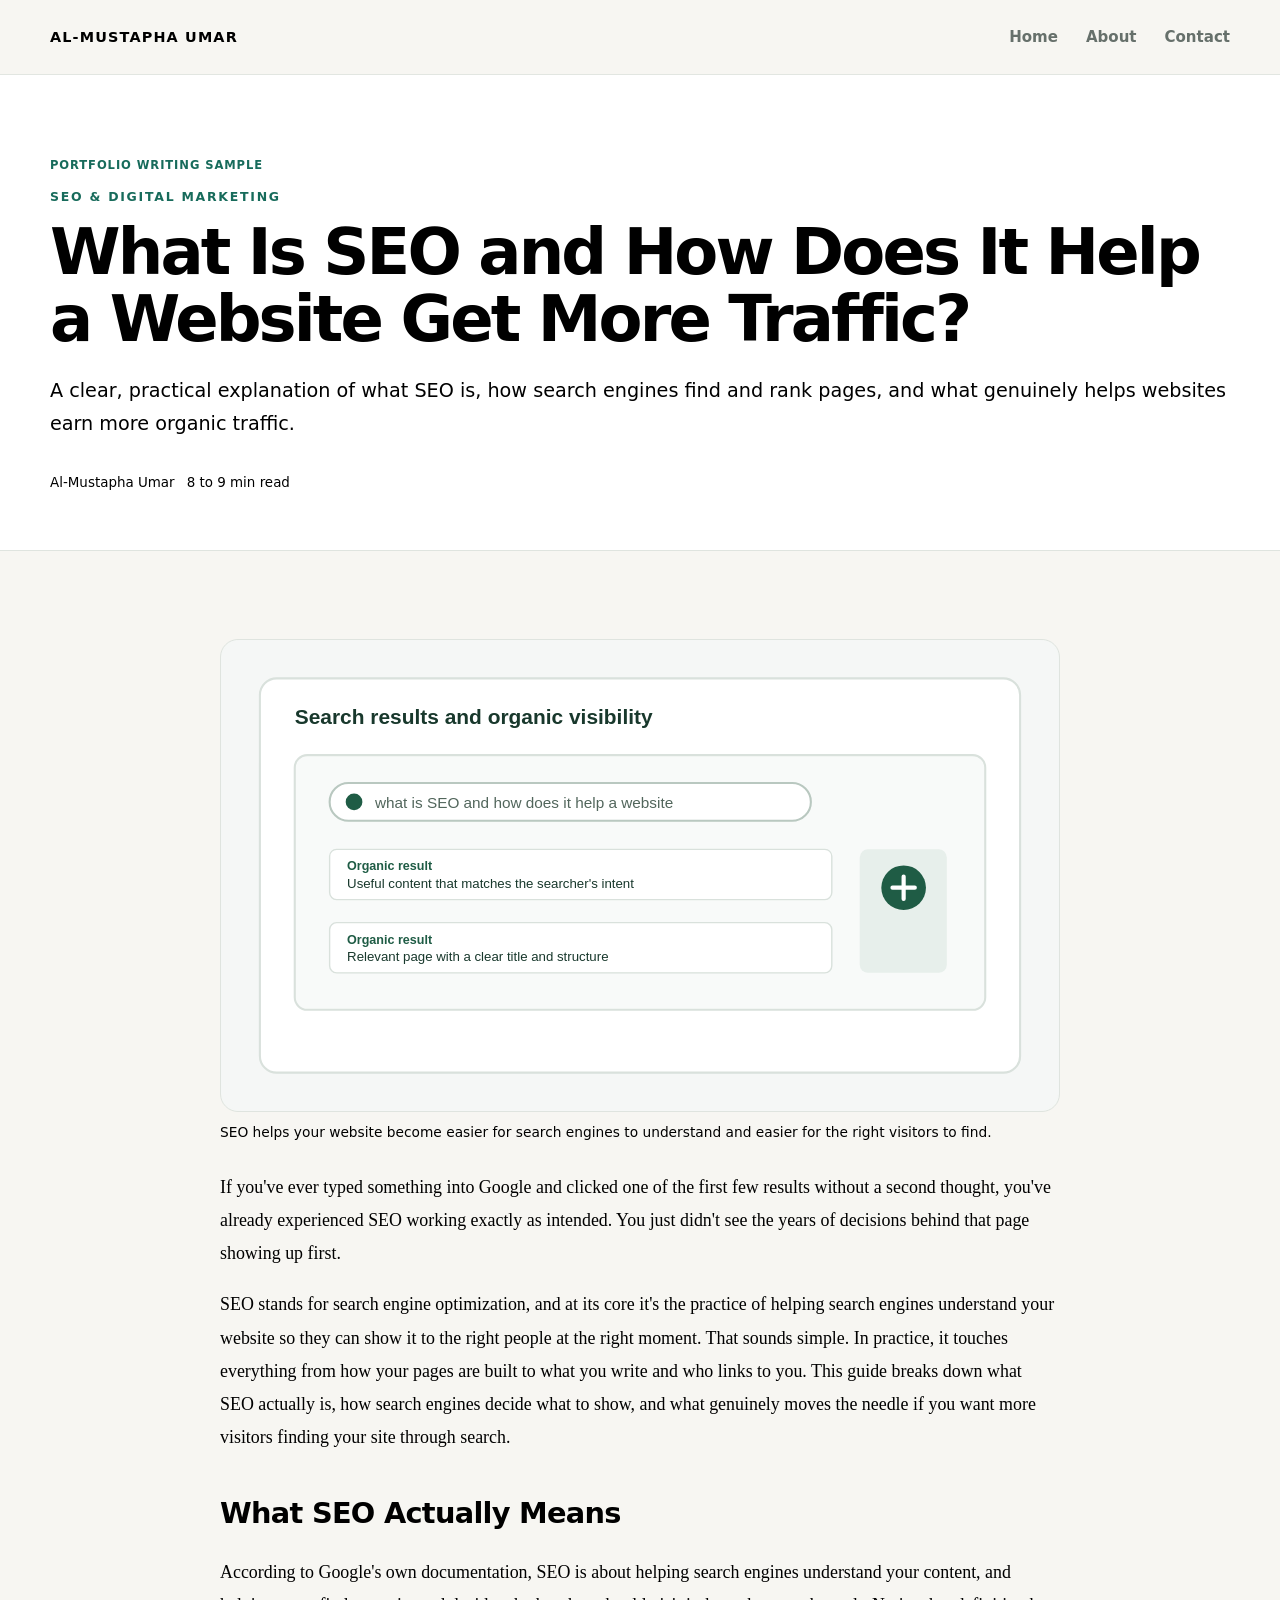
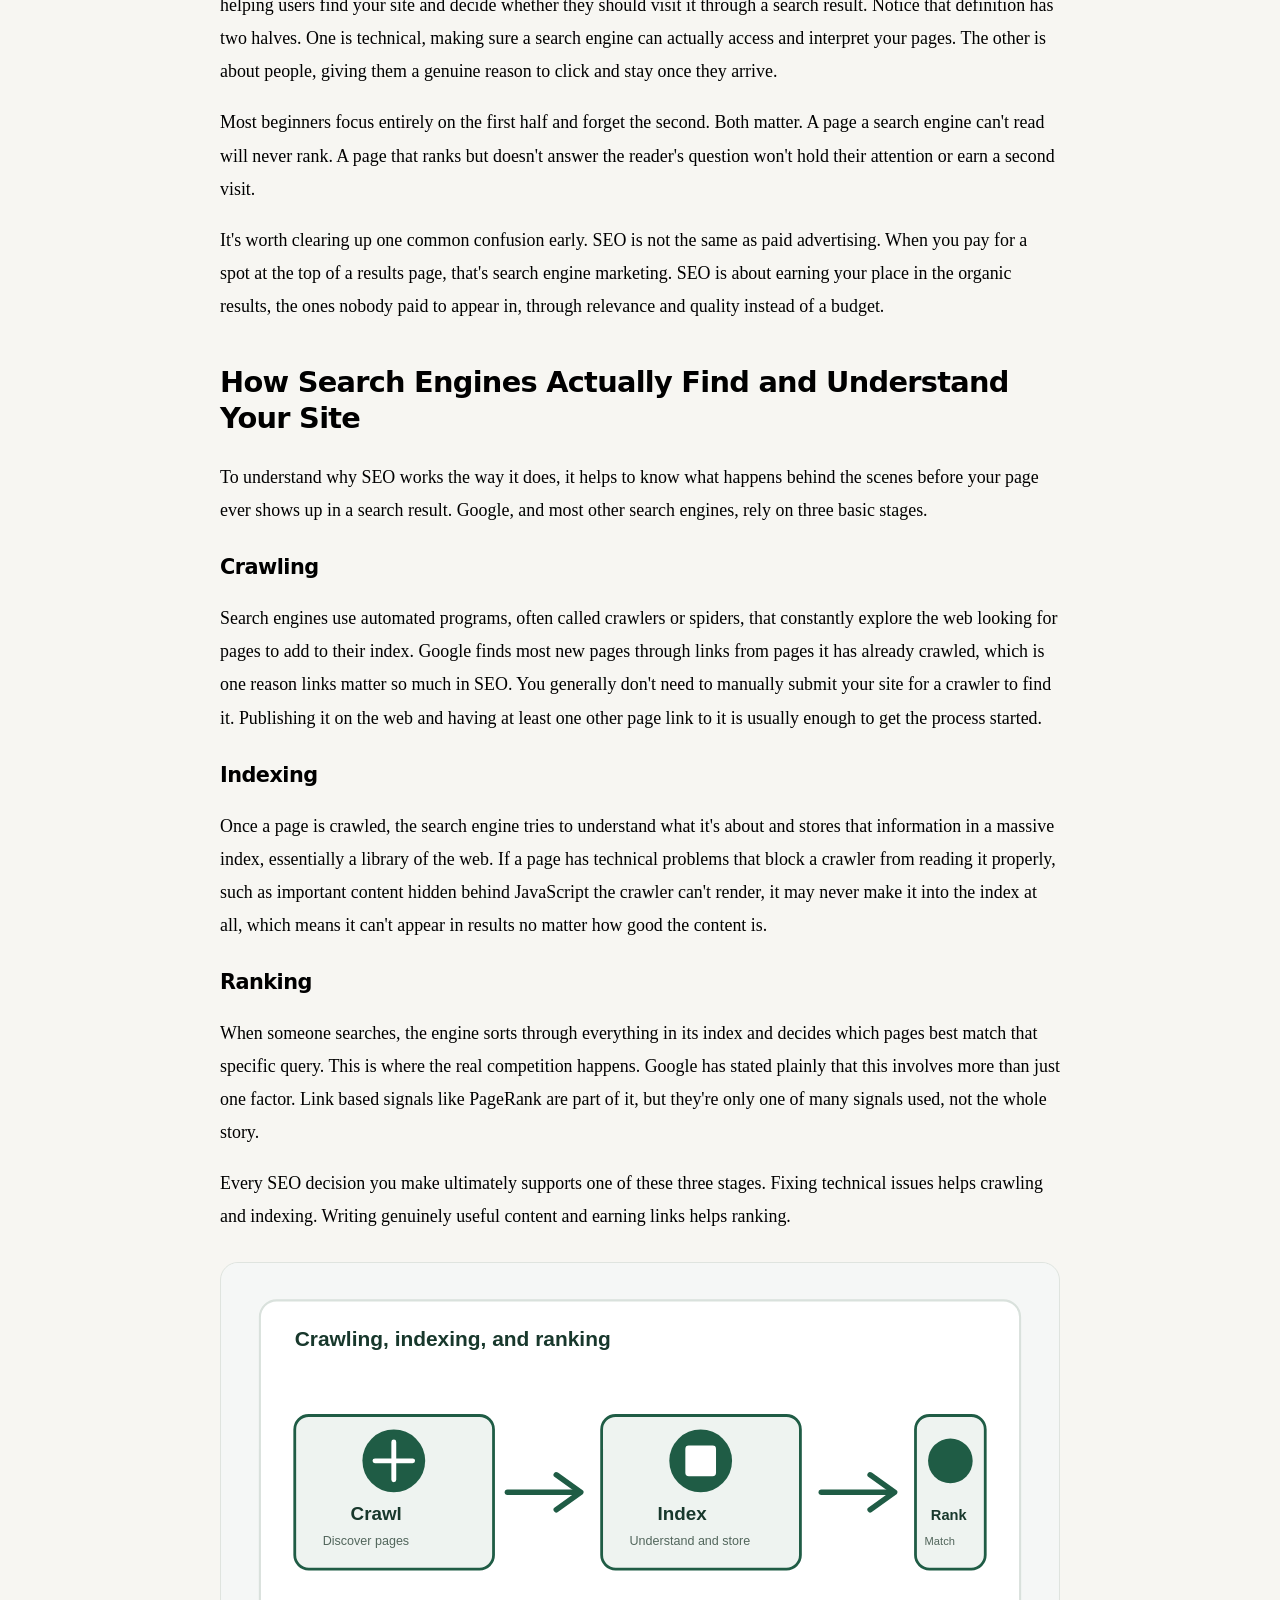
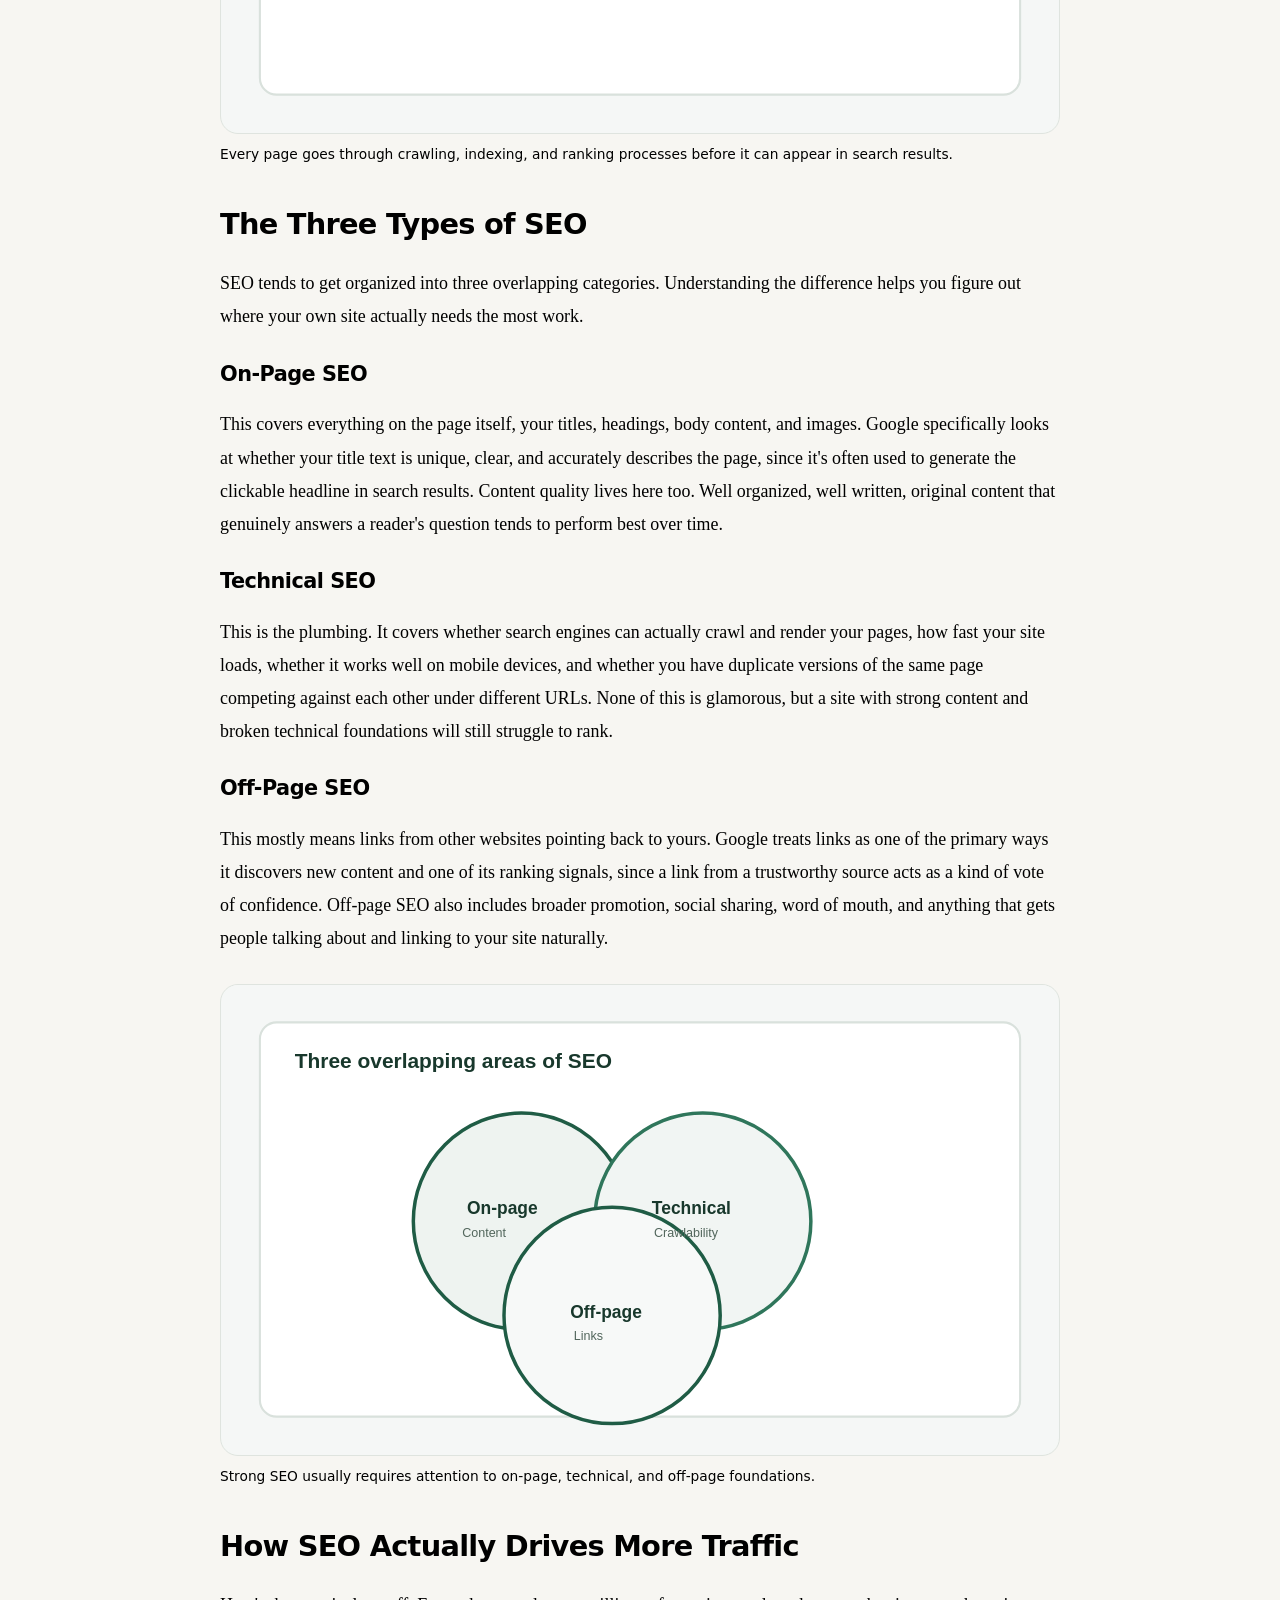
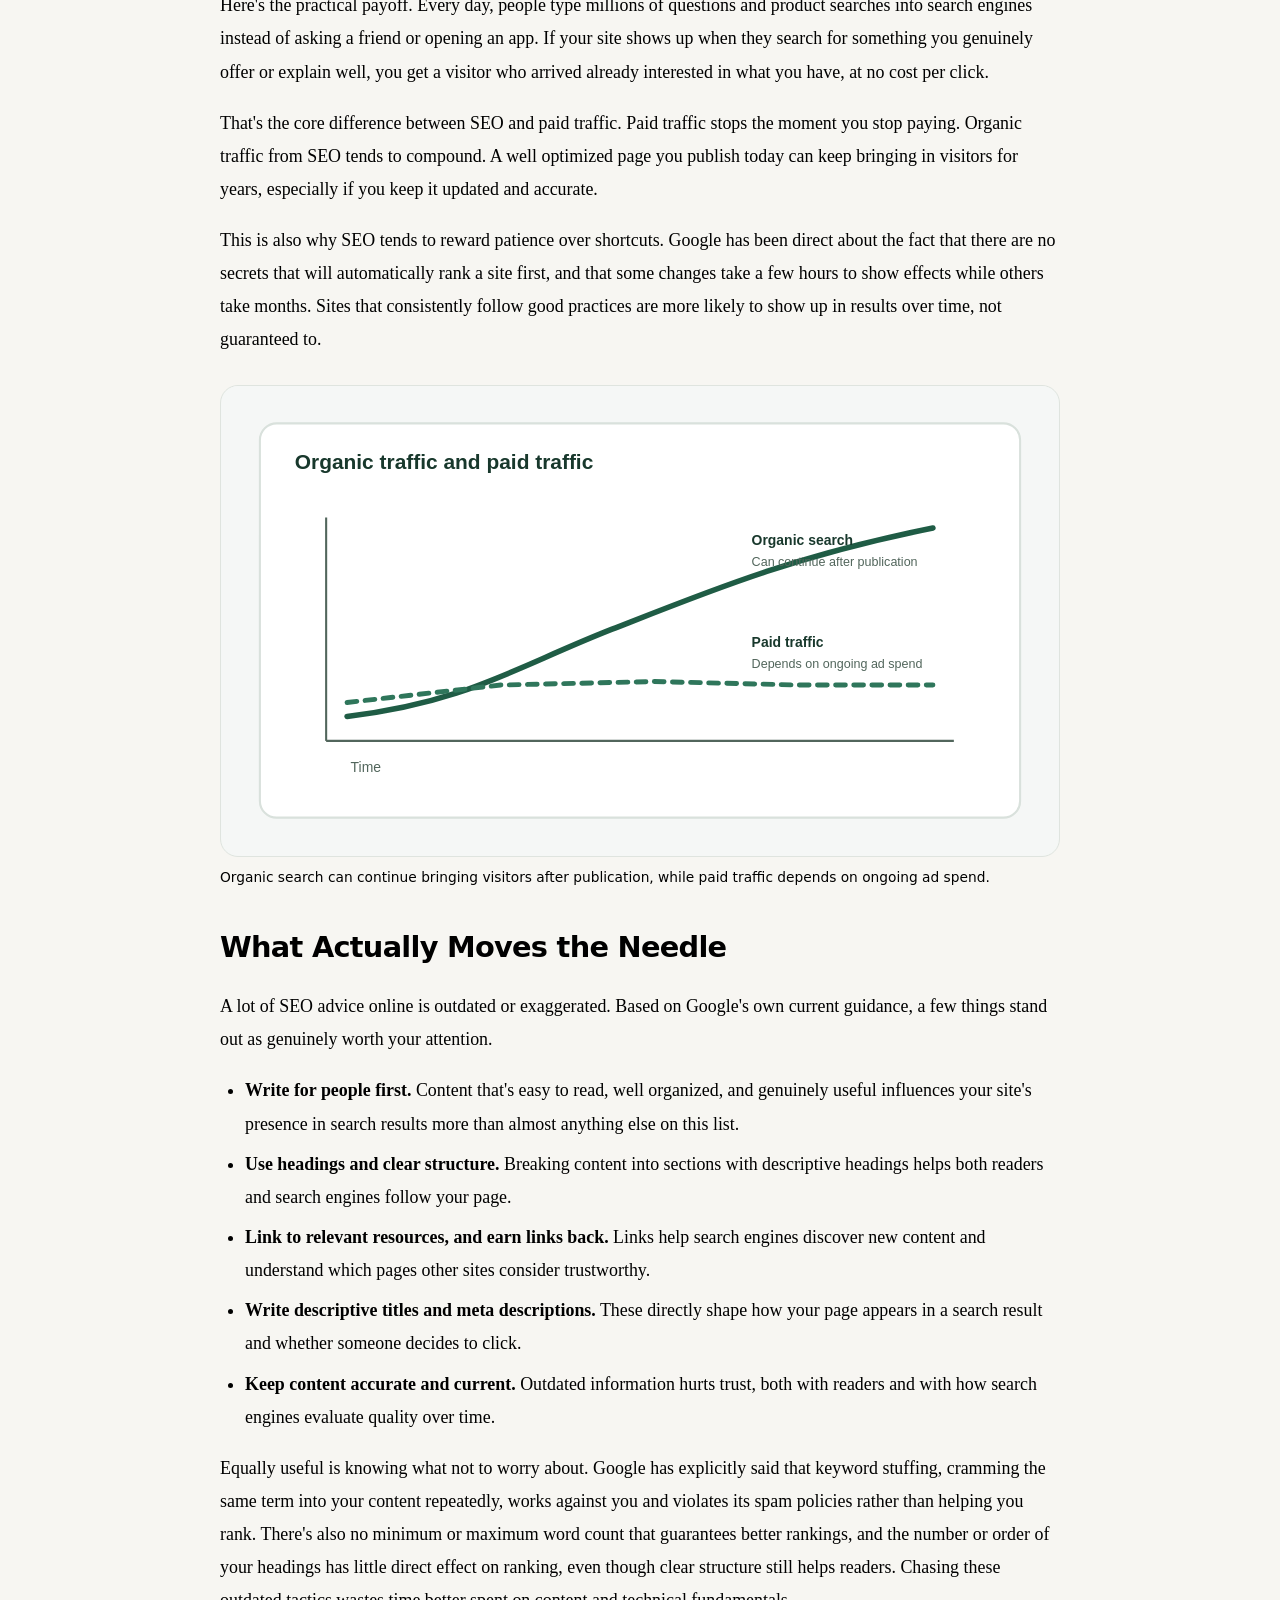
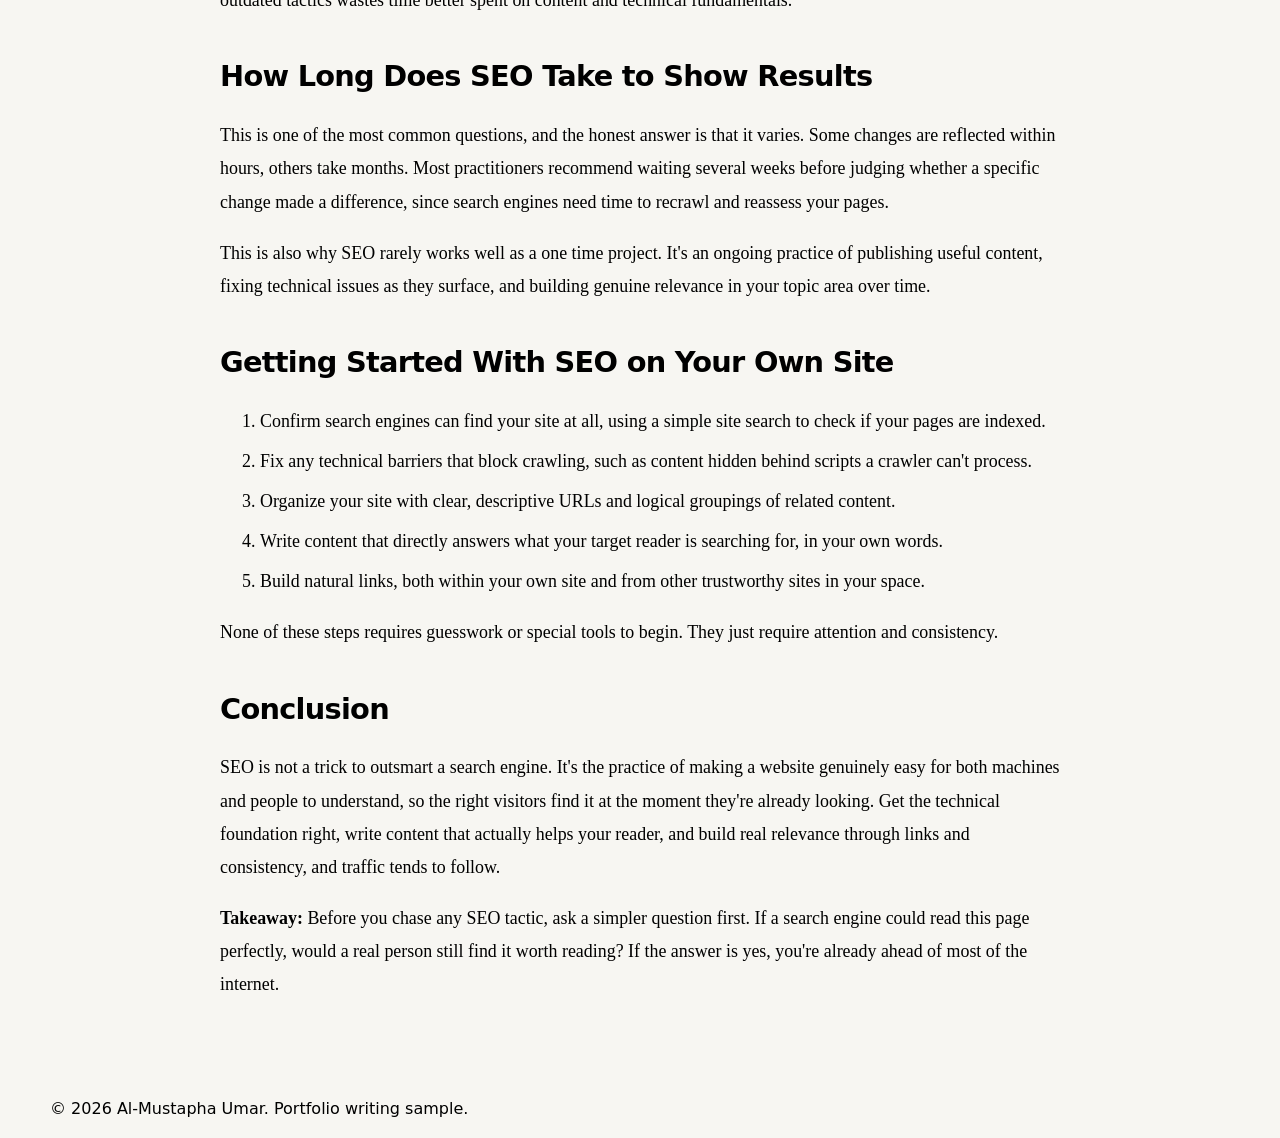
<file: articles/seo/what-is-seo.html>
<!DOCTYPE html>
<html lang="en">
<head>
<meta charset="UTF-8">
<meta name="viewport" content="width=device-width, initial-scale=1.0">
<title>What Is SEO and How Does It Help a Website Get More Traffic? | Al-Mustapha Umar</title>
<meta name="description" content="A clear, practical explanation of what SEO actually is, how search engines find and rank your pages, and which SEO practices genuinely drive more organic traffic.">
<meta name="keywords" content="What Is SEO, SEO meaning, how SEO works, organic traffic, on-page SEO, technical SEO, off-page SEO, search engine optimization explained, SEO for beginners">
<link rel="canonical" href="https://YOUR-GITHUB-USERNAME.github.io/SEO-Portfolio/articles/seo/what-is-seo.html">
<meta property="og:type" content="article">
<meta property="og:title" content="What Is SEO and How Does It Help a Website Get More Traffic?">
<meta property="og:description" content="A clear, practical explanation of what SEO is, how search engines find and rank pages, and which practices genuinely drive organic traffic.">
<meta property="og:image" content="https://YOUR-GITHUB-USERNAME.github.io/SEO-Portfolio/assets/images/what-is-seo-search-results.svg">
<meta property="og:url" content="https://YOUR-GITHUB-USERNAME.github.io/SEO-Portfolio/articles/seo/what-is-seo.html">
<link rel="stylesheet" href="../../css/style.css">
<script type="application/ld+json">
{
  "@context":"https://schema.org",
  "@type":"BlogPosting",
  "headline":"What Is SEO and How Does It Help a Website Get More Traffic?",
  "description":"A clear, practical explanation of what SEO actually is, how search engines find and rank your pages, and which SEO practices genuinely drive more organic traffic.",
  "author":{"@type":"Person","name":"Al-Mustapha Umar","url":"https://YOUR-GITHUB-USERNAME.github.io/SEO-Portfolio/about.html"},
  "image":"https://YOUR-GITHUB-USERNAME.github.io/SEO-Portfolio/assets/images/what-is-seo-search-results.svg",
  "datePublished":"2026-09-08",
  "dateModified":"2026-09-08",
  "mainEntityOfPage":"https://YOUR-GITHUB-USERNAME.github.io/SEO-Portfolio/articles/seo/what-is-seo.html"
}
</script>
</head>
<body>
<header class="site-header">
<nav class="nav container" aria-label="Main navigation">
<a class="brand" href="../../index.html">AL-MUSTAPHA UMAR</a>
<button class="nav-toggle" type="button" aria-label="Open navigation menu" aria-expanded="false" aria-controls="primary-menu"><span></span><span></span><span></span></button>
<ul class="nav-links" id="primary-menu">
<li><a href="../../index.html">Home</a></li>
<li><a href="../../about.html">About</a></li>
<li><a href="../../contact.html">Contact</a></li>
</ul>
</nav>
</header>
<main>
<section class="page-hero"><div class="container">
<span class="tag">Portfolio Writing Sample</span>
<div class="kicker">SEO &amp; Digital Marketing</div>
<h1>What Is SEO and How Does It Help a Website Get More Traffic?</h1>
<p class="article-intro">A clear, practical explanation of what SEO is, how search engines find and rank pages, and what genuinely helps websites earn more organic traffic.</p>
<div class="article-meta"><span>Al-Mustapha Umar</span><span>8 to 9 min read</span></div>
</div></section>
<section class="article-shell"><div class="container">
<article class="article-layout">
<figure class="article-figure">
<img src="../../assets/images/what-is-seo-search-results.svg" alt="Search engine results page shown on a laptop screen">
<figcaption>SEO helps your website become easier for search engines to understand and easier for the right visitors to find.</figcaption>
</figure>

<div class="article-content">
<p class="article-lead">If you've ever typed something into Google and clicked one of the first few results without a second thought, you've already experienced SEO working exactly as intended. You just didn't see the years of decisions behind that page showing up first.</p>

<p>SEO stands for search engine optimization, and at its core it's the practice of helping search engines understand your website so they can show it to the right people at the right moment. That sounds simple. In practice, it touches everything from how your pages are built to what you write and who links to you. This guide breaks down what SEO actually is, how search engines decide what to show, and what genuinely moves the needle if you want more visitors finding your site through search.</p>

<h2>What SEO Actually Means</h2>
<p>According to Google's own documentation, SEO is about helping search engines understand your content, and helping users find your site and decide whether they should visit it through a search result. Notice that definition has two halves. One is technical, making sure a search engine can actually access and interpret your pages. The other is about people, giving them a genuine reason to click and stay once they arrive.</p>

<p>Most beginners focus entirely on the first half and forget the second. Both matter. A page a search engine can't read will never rank. A page that ranks but doesn't answer the reader's question won't hold their attention or earn a second visit.</p>

<p>It's worth clearing up one common confusion early. SEO is not the same as paid advertising. When you pay for a spot at the top of a results page, that's search engine marketing. SEO is about earning your place in the organic results, the ones nobody paid to appear in, through relevance and quality instead of a budget.</p>

<h2>How Search Engines Actually Find and Understand Your Site</h2>
<p>To understand why SEO works the way it does, it helps to know what happens behind the scenes before your page ever shows up in a search result. Google, and most other search engines, rely on three basic stages.</p>

<h3>Crawling</h3>
<p>Search engines use automated programs, often called crawlers or spiders, that constantly explore the web looking for pages to add to their index. Google finds most new pages through links from pages it has already crawled, which is one reason links matter so much in SEO. You generally don't need to manually submit your site for a crawler to find it. Publishing it on the web and having at least one other page link to it is usually enough to get the process started.</p>

<h3>Indexing</h3>
<p>Once a page is crawled, the search engine tries to understand what it's about and stores that information in a massive index, essentially a library of the web. If a page has technical problems that block a crawler from reading it properly, such as important content hidden behind JavaScript the crawler can't render, it may never make it into the index at all, which means it can't appear in results no matter how good the content is.</p>

<h3>Ranking</h3>
<p>When someone searches, the engine sorts through everything in its index and decides which pages best match that specific query. This is where the real competition happens. Google has stated plainly that this involves more than just one factor. Link based signals like PageRank are part of it, but they're only one of many signals used, not the whole story.</p>

<p>Every SEO decision you make ultimately supports one of these three stages. Fixing technical issues helps crawling and indexing. Writing genuinely useful content and earning links helps ranking.</p>

<figure class="article-figure">
<img src="../../assets/images/how-search-engines-work-diagram.svg" alt="Diagram showing how search engines crawl, index, and rank web pages">
<figcaption>Every page goes through crawling, indexing, and ranking processes before it can appear in search results.</figcaption>
</figure>

<h2>The Three Types of SEO</h2>
<p>SEO tends to get organized into three overlapping categories. Understanding the difference helps you figure out where your own site actually needs the most work.</p>

<h3>On-Page SEO</h3>
<p>This covers everything on the page itself, your titles, headings, body content, and images. Google specifically looks at whether your title text is unique, clear, and accurately describes the page, since it's often used to generate the clickable headline in search results. Content quality lives here too. Well organized, well written, original content that genuinely answers a reader's question tends to perform best over time.</p>

<h3>Technical SEO</h3>
<p>This is the plumbing. It covers whether search engines can actually crawl and render your pages, how fast your site loads, whether it works well on mobile devices, and whether you have duplicate versions of the same page competing against each other under different URLs. None of this is glamorous, but a site with strong content and broken technical foundations will still struggle to rank.</p>

<h3>Off-Page SEO</h3>
<p>This mostly means links from other websites pointing back to yours. Google treats links as one of the primary ways it discovers new content and one of its ranking signals, since a link from a trustworthy source acts as a kind of vote of confidence. Off-page SEO also includes broader promotion, social sharing, word of mouth, and anything that gets people talking about and linking to your site naturally.</p>

<figure class="article-figure">
<img src="../../assets/images/types-of-seo-on-page-technical-off-page.svg" alt="Infographic showing the three types of SEO, on-page, technical, and off-page">
<figcaption>Strong SEO usually requires attention to on-page, technical, and off-page foundations.</figcaption>
</figure>

<h2>How SEO Actually Drives More Traffic</h2>
<p>Here's the practical payoff. Every day, people type millions of questions and product searches into search engines instead of asking a friend or opening an app. If your site shows up when they search for something you genuinely offer or explain well, you get a visitor who arrived already interested in what you have, at no cost per click.</p>

<p>That's the core difference between SEO and paid traffic. Paid traffic stops the moment you stop paying. Organic traffic from SEO tends to compound. A well optimized page you publish today can keep bringing in visitors for years, especially if you keep it updated and accurate.</p>

<p>This is also why SEO tends to reward patience over shortcuts. Google has been direct about the fact that there are no secrets that will automatically rank a site first, and that some changes take a few hours to show effects while others take months. Sites that consistently follow good practices are more likely to show up in results over time, not guaranteed to.</p>

<figure class="article-figure">
<img src="../../assets/images/organic-vs-paid-traffic.svg" alt="Chart comparing organic search traffic to paid advertising traffic over time">
<figcaption>Organic search can continue bringing visitors after publication, while paid traffic depends on ongoing ad spend.</figcaption>
</figure>

<h2>What Actually Moves the Needle</h2>
<p>A lot of SEO advice online is outdated or exaggerated. Based on Google's own current guidance, a few things stand out as genuinely worth your attention.</p>

<ul>
<li><strong>Write for people first.</strong> Content that's easy to read, well organized, and genuinely useful influences your site's presence in search results more than almost anything else on this list.</li>
<li><strong>Use headings and clear structure.</strong> Breaking content into sections with descriptive headings helps both readers and search engines follow your page.</li>
<li><strong>Link to relevant resources, and earn links back.</strong> Links help search engines discover new content and understand which pages other sites consider trustworthy.</li>
<li><strong>Write descriptive titles and meta descriptions.</strong> These directly shape how your page appears in a search result and whether someone decides to click.</li>
<li><strong>Keep content accurate and current.</strong> Outdated information hurts trust, both with readers and with how search engines evaluate quality over time.</li>
</ul>

<p>Equally useful is knowing what not to worry about. Google has explicitly said that keyword stuffing, cramming the same term into your content repeatedly, works against you and violates its spam policies rather than helping you rank. There's also no minimum or maximum word count that guarantees better rankings, and the number or order of your headings has little direct effect on ranking, even though clear structure still helps readers. Chasing these outdated tactics wastes time better spent on content and technical fundamentals.</p>

<h2>How Long Does SEO Take to Show Results</h2>
<p>This is one of the most common questions, and the honest answer is that it varies. Some changes are reflected within hours, others take months. Most practitioners recommend waiting several weeks before judging whether a specific change made a difference, since search engines need time to recrawl and reassess your pages.</p>

<p>This is also why SEO rarely works well as a one time project. It's an ongoing practice of publishing useful content, fixing technical issues as they surface, and building genuine relevance in your topic area over time.</p>

<h2>Getting Started With SEO on Your Own Site</h2>
<ol>
<li>Confirm search engines can find your site at all, using a simple site search to check if your pages are indexed.</li>
<li>Fix any technical barriers that block crawling, such as content hidden behind scripts a crawler can't process.</li>
<li>Organize your site with clear, descriptive URLs and logical groupings of related content.</li>
<li>Write content that directly answers what your target reader is searching for, in your own words.</li>
<li>Build natural links, both within your own site and from other trustworthy sites in your space.</li>
</ol>

<p>None of these steps requires guesswork or special tools to begin. They just require attention and consistency.</p>

<h2>Conclusion</h2>
<p>SEO is not a trick to outsmart a search engine. It's the practice of making a website genuinely easy for both machines and people to understand, so the right visitors find it at the moment they're already looking. Get the technical foundation right, write content that actually helps your reader, and build real relevance through links and consistency, and traffic tends to follow.</p>

<p><strong>Takeaway:</strong> Before you chase any SEO tactic, ask a simpler question first. If a search engine could read this page perfectly, would a real person still find it worth reading? If the answer is yes, you're already ahead of most of the internet.</p>
</div>
</article>
</div></section>
</main>
<footer class="site-footer"><div class="container"><p>&copy; 2026 Al-Mustapha Umar. Portfolio writing sample.</p></div></footer>
<script src="../../js/script.js"></script>
</body>
</html>
</file>
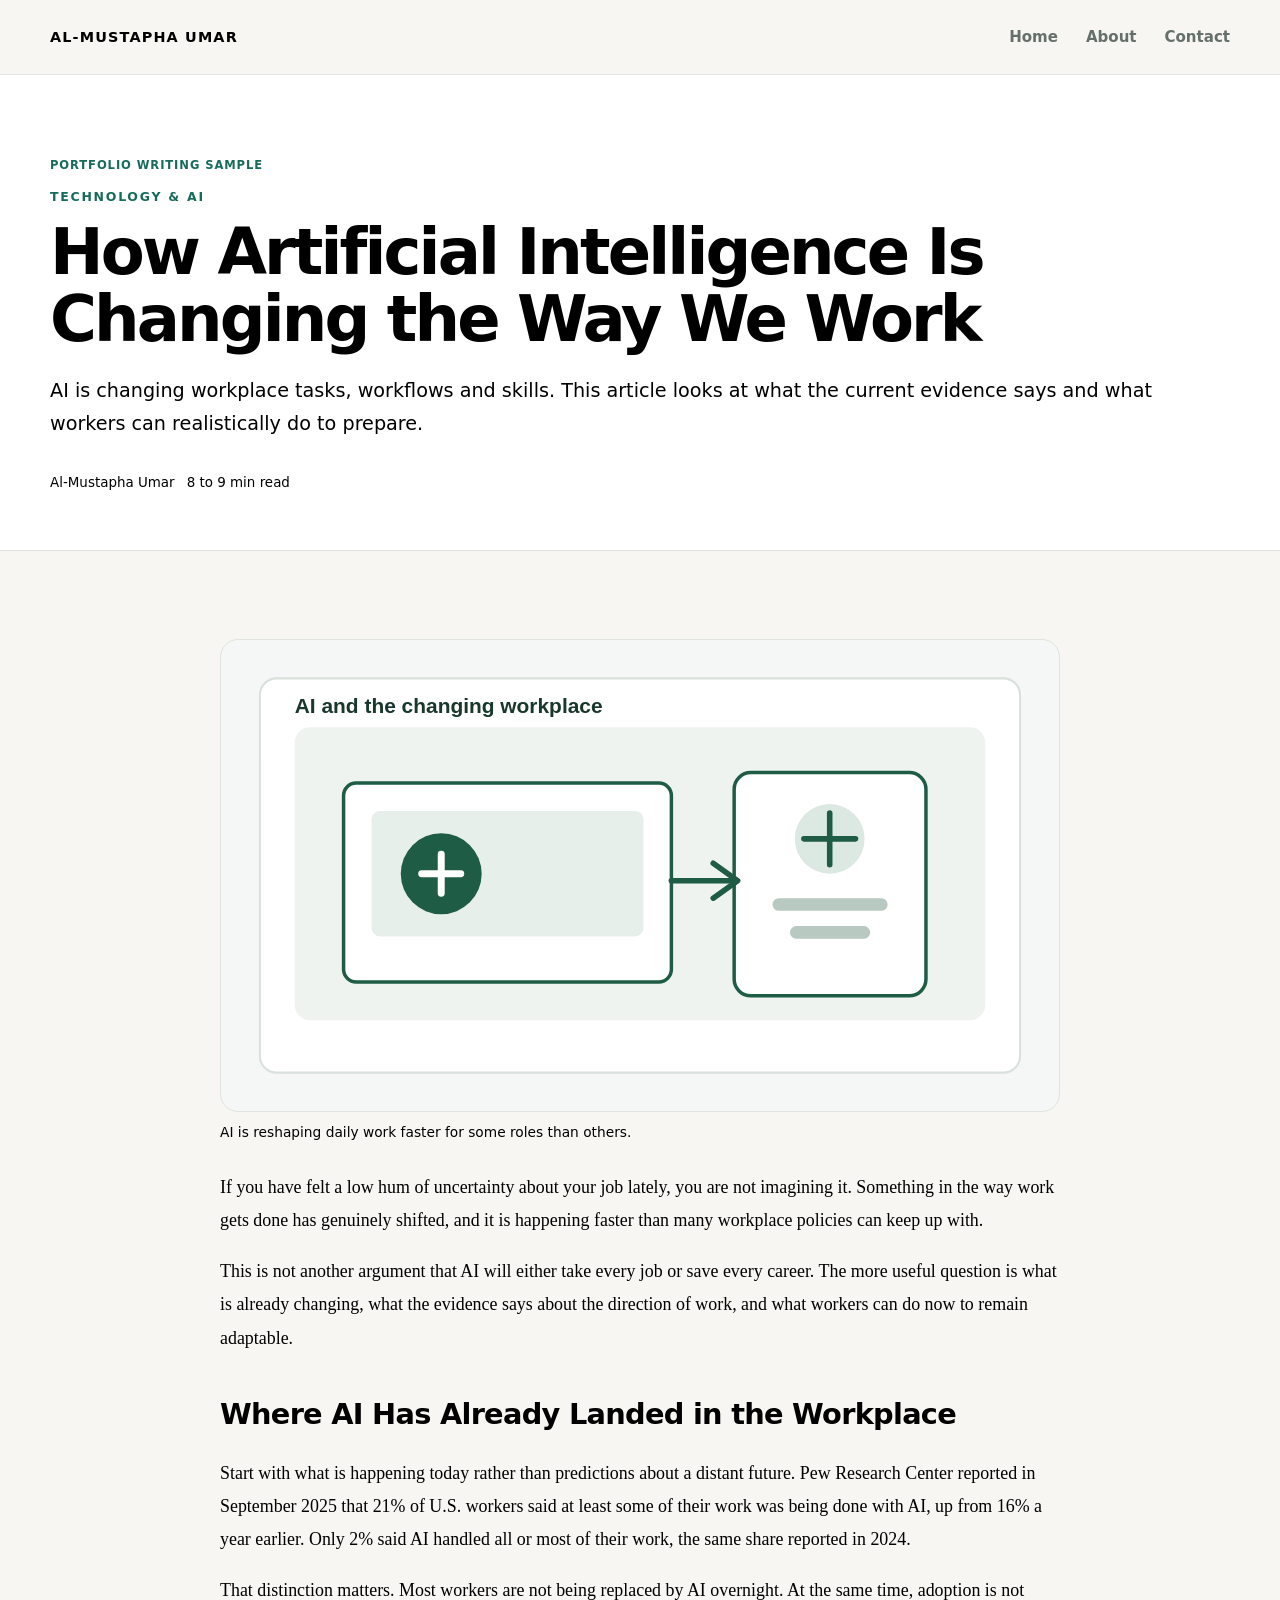
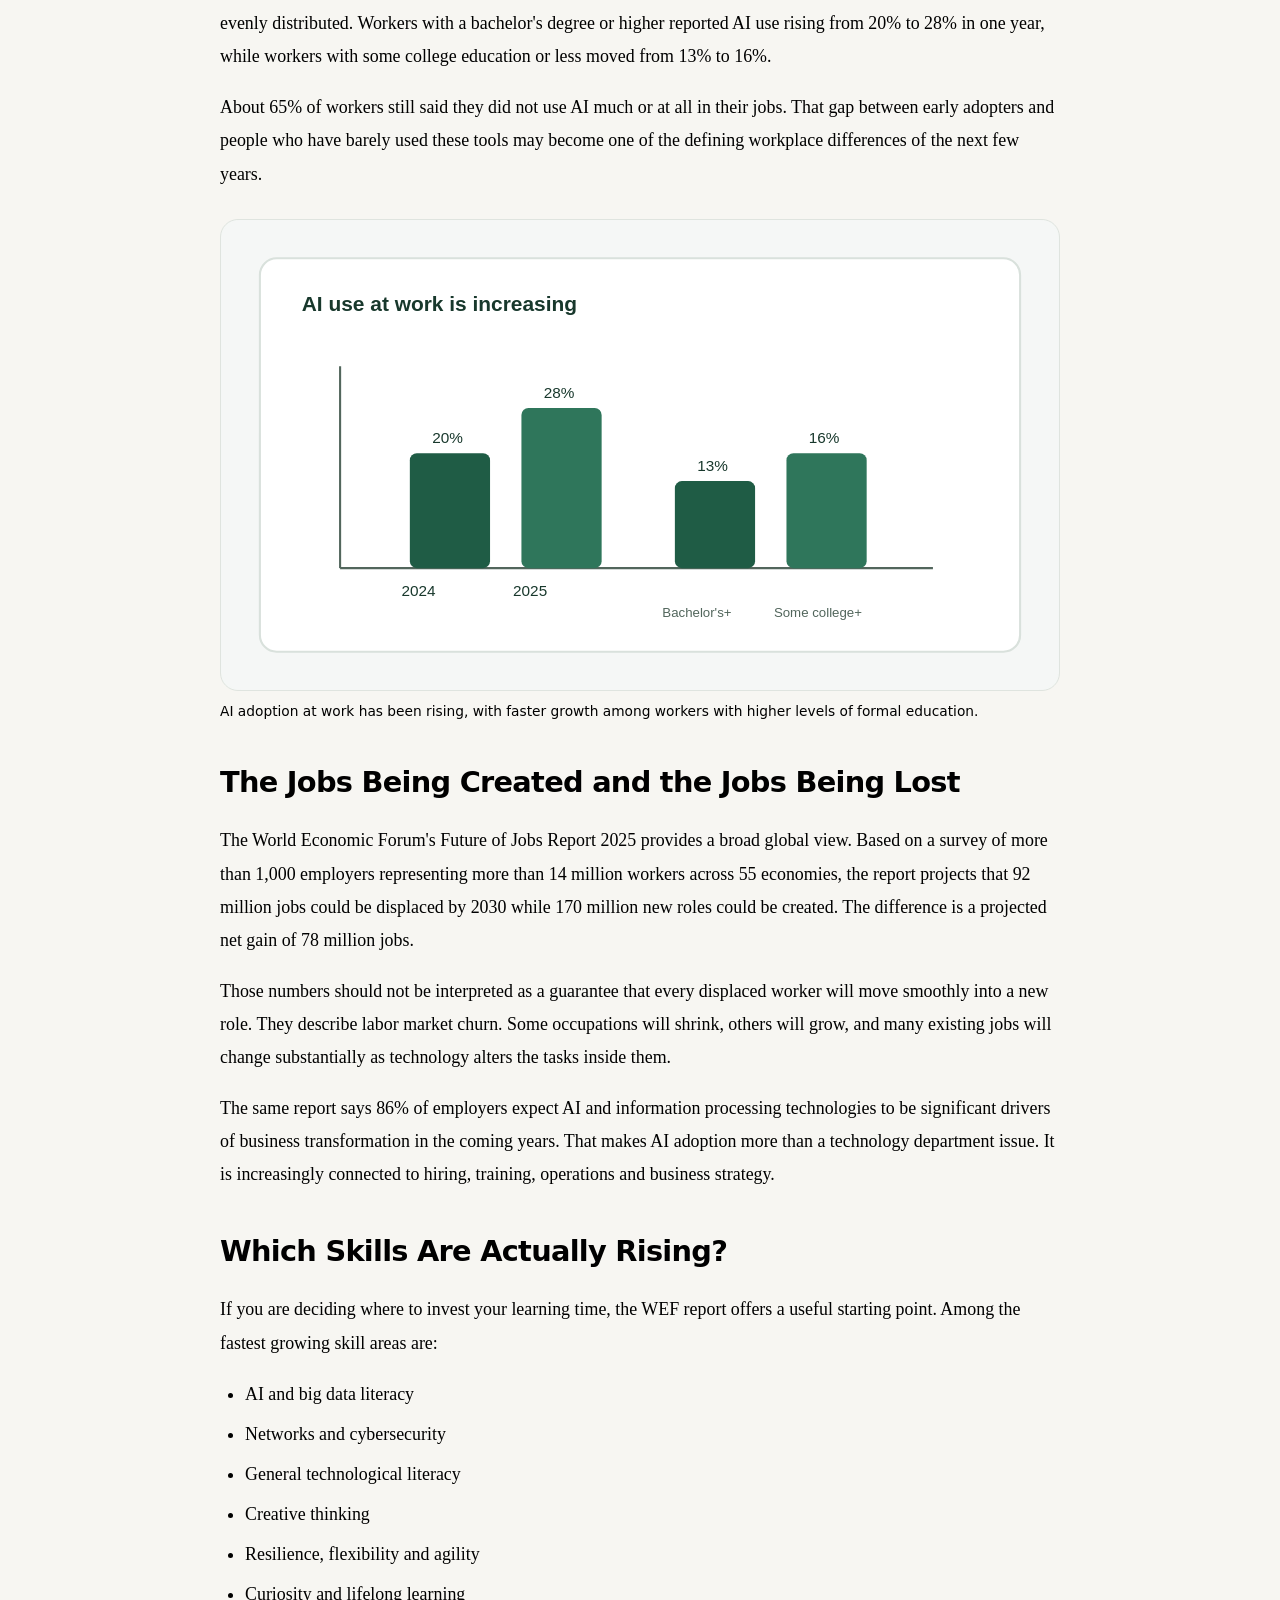
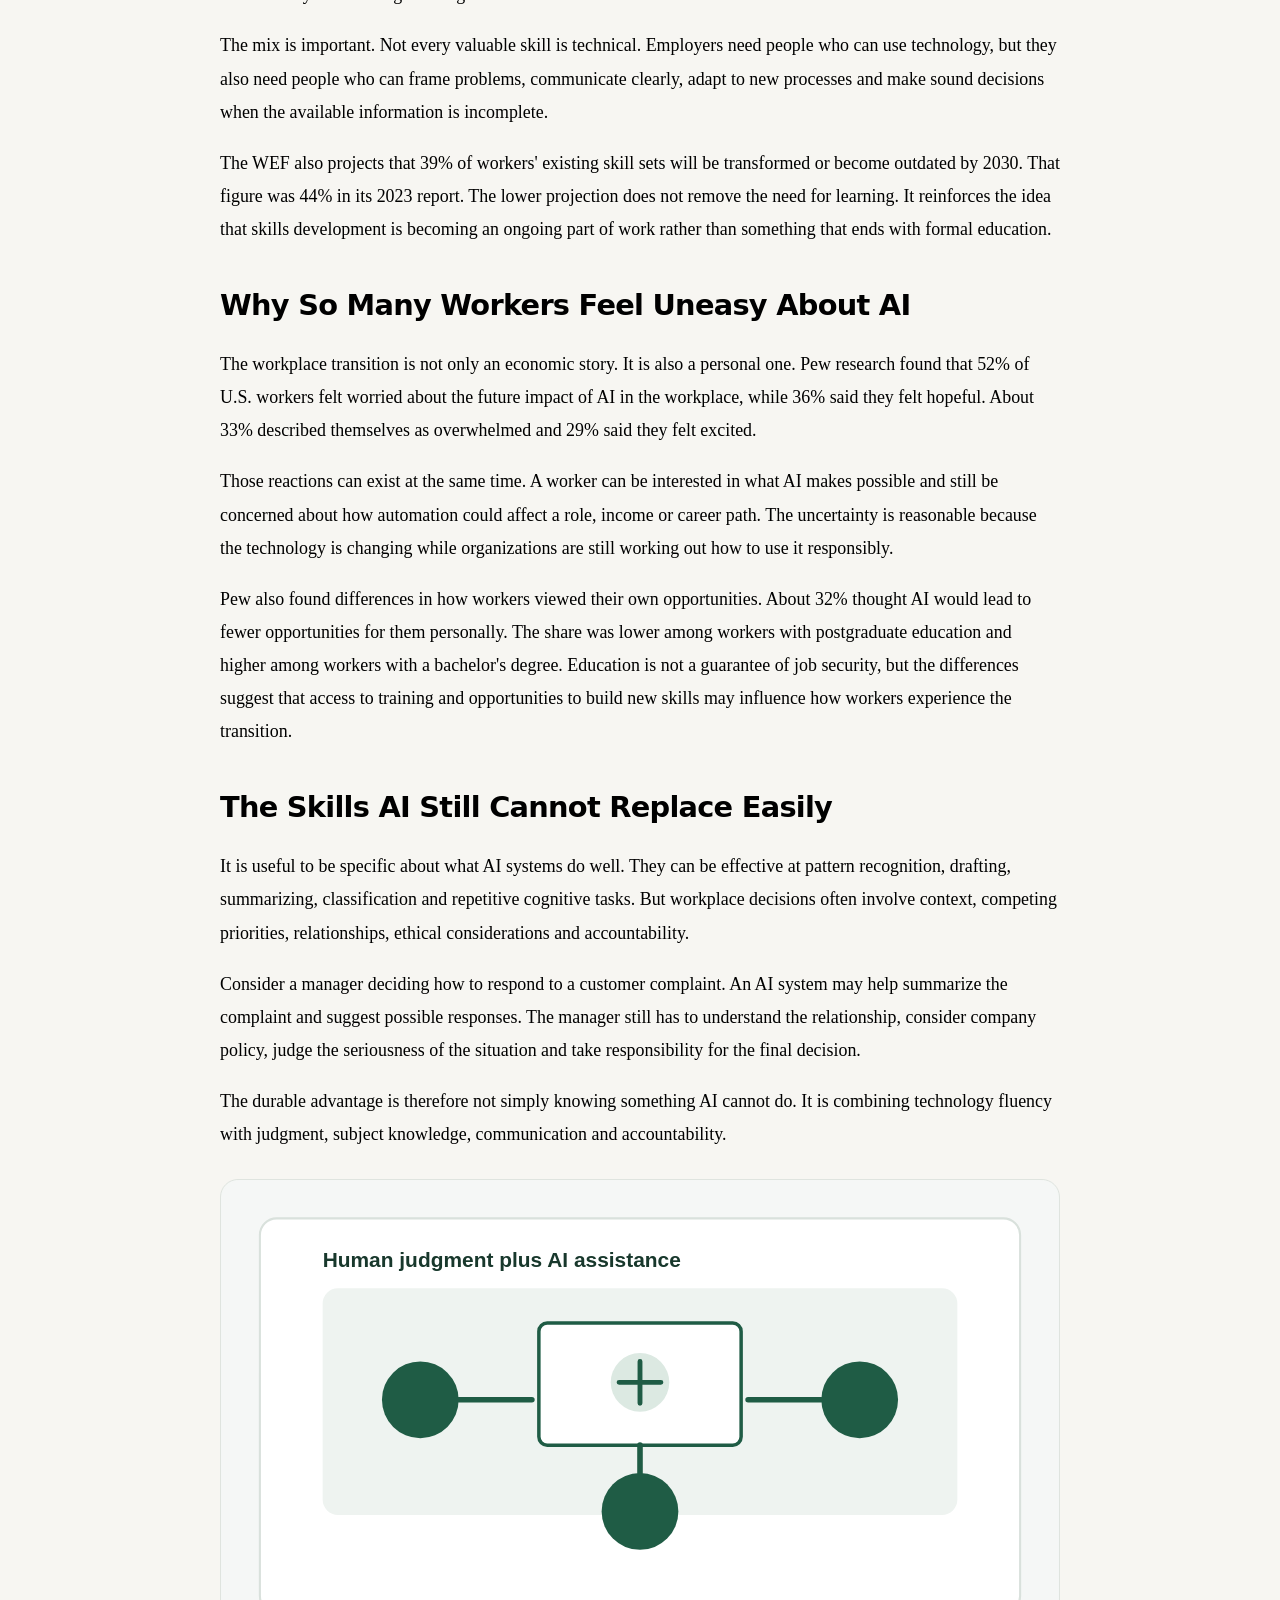
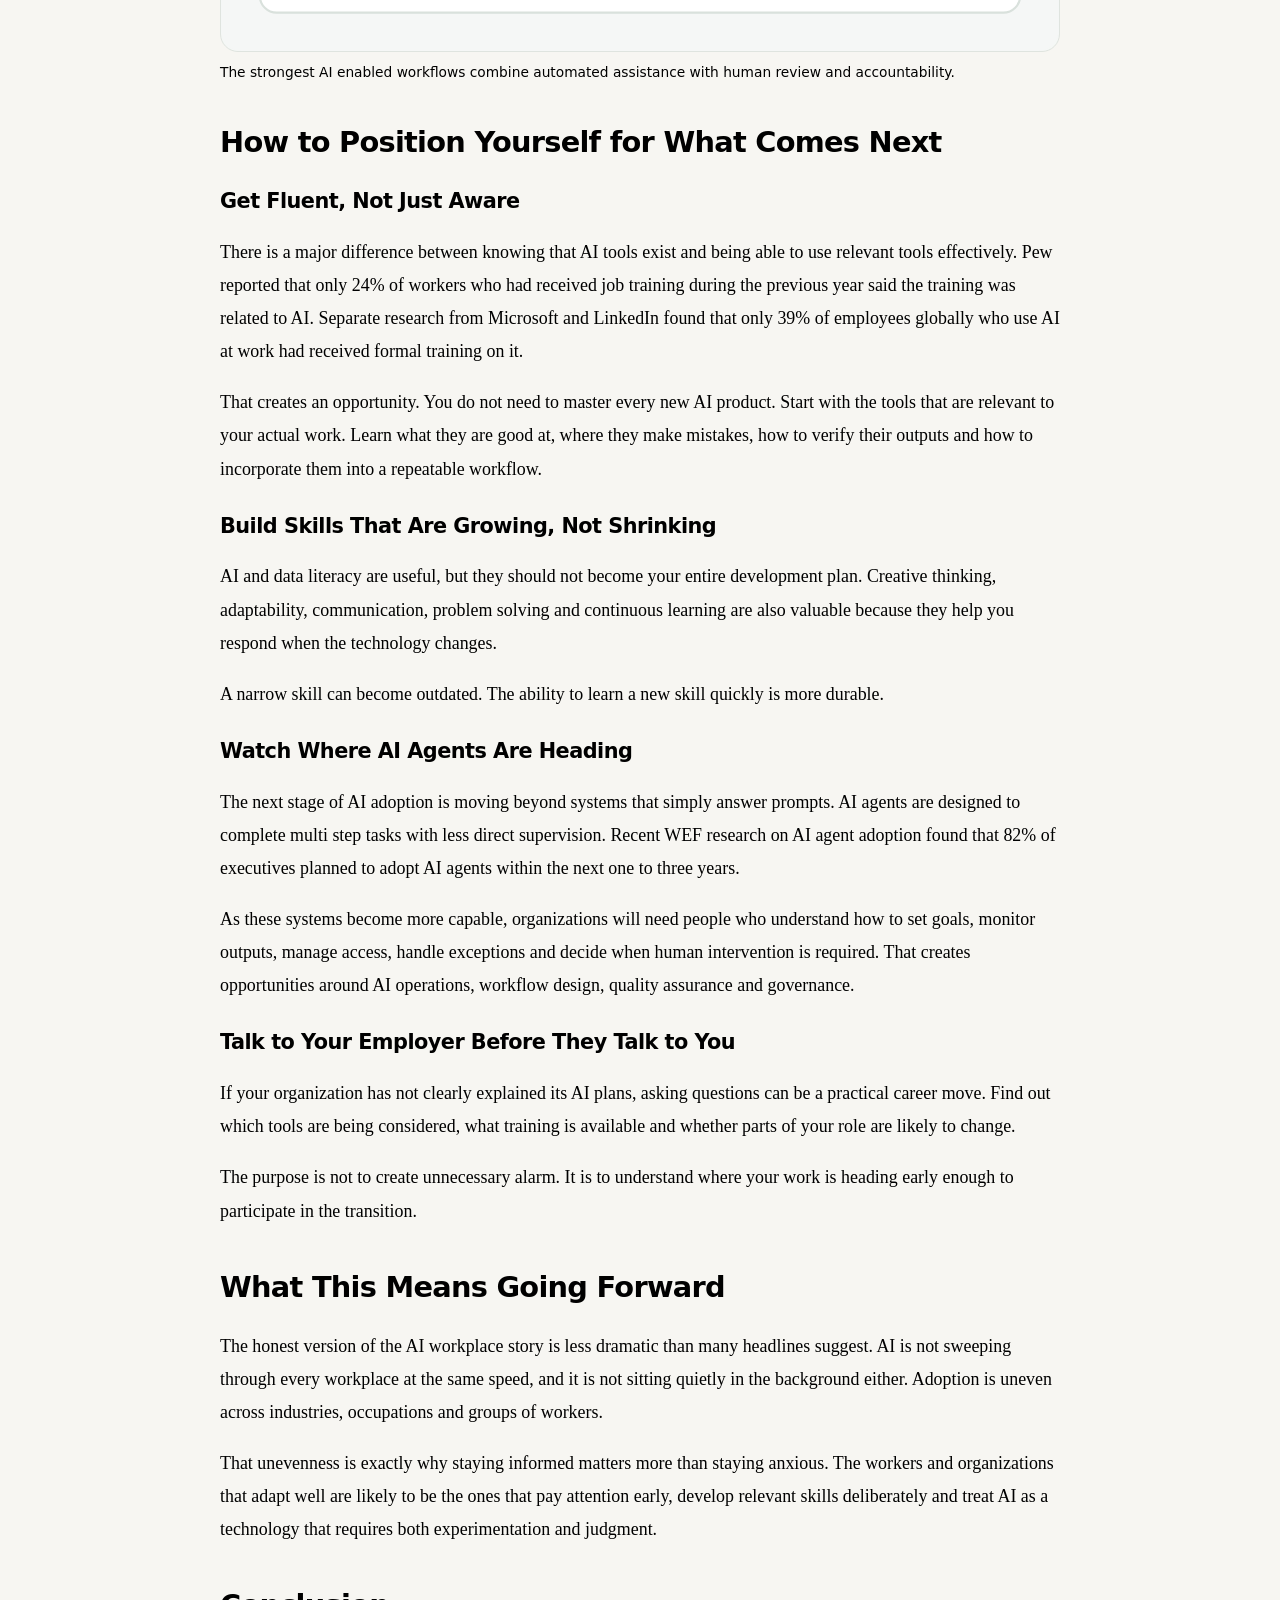
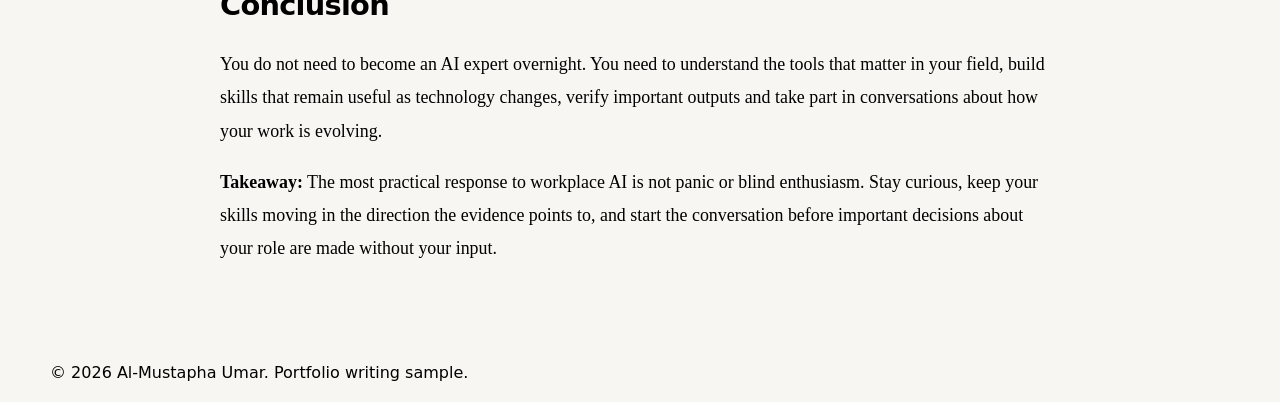
<file: articles/technology-ai/ai-future-of-work.html>
<!DOCTYPE html>
<html lang="en">
<head>
<meta charset="UTF-8">
<meta name="viewport" content="width=device-width, initial-scale=1.0">
<title>How Artificial Intelligence Is Changing the Way We Work | Al-Mustapha Umar</title>
<meta name="description" content="A clear, data backed look at how AI is reshaping jobs right now, which skills are growing fastest, and how to position yourself for what comes next.">
<meta name="keywords" content="AI future of work, AI in the workplace, future of work, AI job displacement, reskilling for AI, workplace AI trends, skills for the AI economy, AI and employment">
<link rel="canonical" href="https://YOUR-GITHUB-USERNAME.github.io/SEO-Portfolio/articles/technology-ai/ai-future-of-work.html">
<meta property="og:type" content="article">
<meta property="og:title" content="How Artificial Intelligence Is Changing the Way We Work">
<meta property="og:description" content="A clear, data backed look at how AI is reshaping jobs, skills and workplace workflows.">
<meta property="og:image" content="https://YOUR-GITHUB-USERNAME.github.io/SEO-Portfolio/assets/images/ai-work.svg">
<meta property="og:url" content="https://YOUR-GITHUB-USERNAME.github.io/SEO-Portfolio/articles/technology-ai/ai-future-of-work.html">
<link rel="stylesheet" href="../../css/style.css">
<script type="application/ld+json">
{
  "@context":"https://schema.org",
  "@type":"BlogPosting",
  "headline":"How Artificial Intelligence Is Changing the Way We Work",
  "description":"A clear, data backed look at how AI is reshaping jobs, skills and workplace workflows.",
  "author":{"@type":"Person","name":"Al-Mustapha Umar","url":"https://YOUR-GITHUB-USERNAME.github.io/SEO-Portfolio/about.html"},
  "image":"https://YOUR-GITHUB-USERNAME.github.io/SEO-Portfolio/assets/images/ai-work.svg",
  "datePublished":"2026-09-08",
  "dateModified":"2026-09-08",
  "mainEntityOfPage":"https://YOUR-GITHUB-USERNAME.github.io/SEO-Portfolio/articles/technology-ai/ai-future-of-work.html"
}
</script>
</head>
<body>
<header class="site-header">
<nav class="nav container" aria-label="Main navigation">
<a class="brand" href="../../index.html">AL-MUSTAPHA UMAR</a>
<button class="nav-toggle" type="button" aria-label="Open navigation menu" aria-expanded="false" aria-controls="primary-menu"><span></span><span></span><span></span></button>
<ul class="nav-links" id="primary-menu">
<li><a href="../../index.html">Home</a></li>
<li><a href="../../about.html">About</a></li>
<li><a href="../../contact.html">Contact</a></li>
</ul>
</nav>
</header>

<main>
<section class="page-hero"><div class="container">
<span class="tag">Portfolio Writing Sample</span>
<div class="kicker">Technology &amp; AI</div>
<h1>How Artificial Intelligence Is Changing the Way We Work</h1>
<p class="article-intro">AI is changing workplace tasks, workflows and skills. This article looks at what the current evidence says and what workers can realistically do to prepare.</p>
<div class="article-meta"><span>Al-Mustapha Umar</span><span>8 to 9 min read</span></div>
</div></section>

<section class="article-shell"><article class="article-layout">
<figure class="article-figure">
<img src="../../assets/images/ai-work.svg" alt="Professional using AI tools while working at a desk">
<figcaption>AI is reshaping daily work faster for some roles than others.</figcaption>
</figure>

<div class="article-content">
<p class="article-lead">If you have felt a low hum of uncertainty about your job lately, you are not imagining it. Something in the way work gets done has genuinely shifted, and it is happening faster than many workplace policies can keep up with.</p>

<p>This is not another argument that AI will either take every job or save every career. The more useful question is what is already changing, what the evidence says about the direction of work, and what workers can do now to remain adaptable.</p>

<h2>Where AI Has Already Landed in the Workplace</h2>
<p>Start with what is happening today rather than predictions about a distant future. Pew Research Center reported in September 2025 that 21% of U.S. workers said at least some of their work was being done with AI, up from 16% a year earlier. Only 2% said AI handled all or most of their work, the same share reported in 2024.</p>

<p>That distinction matters. Most workers are not being replaced by AI overnight. At the same time, adoption is not evenly distributed. Workers with a bachelor's degree or higher reported AI use rising from 20% to 28% in one year, while workers with some college education or less moved from 13% to 16%.</p>

<p>About 65% of workers still said they did not use AI much or at all in their jobs. That gap between early adopters and people who have barely used these tools may become one of the defining workplace differences of the next few years.</p>

<figure class="article-figure">
<img src="../../assets/images/worker-ai-adoption-trend.svg" alt="Chart illustrating the rise in workplace AI usage among U.S. workers">
<figcaption>AI adoption at work has been rising, with faster growth among workers with higher levels of formal education.</figcaption>
</figure>

<h2>The Jobs Being Created and the Jobs Being Lost</h2>
<p>The World Economic Forum's Future of Jobs Report 2025 provides a broad global view. Based on a survey of more than 1,000 employers representing more than 14 million workers across 55 economies, the report projects that 92 million jobs could be displaced by 2030 while 170 million new roles could be created. The difference is a projected net gain of 78 million jobs.</p>

<p>Those numbers should not be interpreted as a guarantee that every displaced worker will move smoothly into a new role. They describe labor market churn. Some occupations will shrink, others will grow, and many existing jobs will change substantially as technology alters the tasks inside them.</p>

<p>The same report says 86% of employers expect AI and information processing technologies to be significant drivers of business transformation in the coming years. That makes AI adoption more than a technology department issue. It is increasingly connected to hiring, training, operations and business strategy.</p>

<h2>Which Skills Are Actually Rising?</h2>
<p>If you are deciding where to invest your learning time, the WEF report offers a useful starting point. Among the fastest growing skill areas are:</p>
<ul>
<li>AI and big data literacy</li>
<li>Networks and cybersecurity</li>
<li>General technological literacy</li>
<li>Creative thinking</li>
<li>Resilience, flexibility and agility</li>
<li>Curiosity and lifelong learning</li>
</ul>

<p>The mix is important. Not every valuable skill is technical. Employers need people who can use technology, but they also need people who can frame problems, communicate clearly, adapt to new processes and make sound decisions when the available information is incomplete.</p>

<p>The WEF also projects that 39% of workers' existing skill sets will be transformed or become outdated by 2030. That figure was 44% in its 2023 report. The lower projection does not remove the need for learning. It reinforces the idea that skills development is becoming an ongoing part of work rather than something that ends with formal education.</p>

<h2>Why So Many Workers Feel Uneasy About AI</h2>
<p>The workplace transition is not only an economic story. It is also a personal one. Pew research found that 52% of U.S. workers felt worried about the future impact of AI in the workplace, while 36% said they felt hopeful. About 33% described themselves as overwhelmed and 29% said they felt excited.</p>

<p>Those reactions can exist at the same time. A worker can be interested in what AI makes possible and still be concerned about how automation could affect a role, income or career path. The uncertainty is reasonable because the technology is changing while organizations are still working out how to use it responsibly.</p>

<p>Pew also found differences in how workers viewed their own opportunities. About 32% thought AI would lead to fewer opportunities for them personally. The share was lower among workers with postgraduate education and higher among workers with a bachelor's degree. Education is not a guarantee of job security, but the differences suggest that access to training and opportunities to build new skills may influence how workers experience the transition.</p>

<h2>The Skills AI Still Cannot Replace Easily</h2>
<p>It is useful to be specific about what AI systems do well. They can be effective at pattern recognition, drafting, summarizing, classification and repetitive cognitive tasks. But workplace decisions often involve context, competing priorities, relationships, ethical considerations and accountability.</p>

<p>Consider a manager deciding how to respond to a customer complaint. An AI system may help summarize the complaint and suggest possible responses. The manager still has to understand the relationship, consider company policy, judge the seriousness of the situation and take responsibility for the final decision.</p>

<p>The durable advantage is therefore not simply knowing something AI cannot do. It is combining technology fluency with judgment, subject knowledge, communication and accountability.</p>

<figure class="article-figure">
<img src="../../assets/images/team-collaborating-with-ai.svg" alt="Team collaborating around AI assisted work during a meeting">
<figcaption>The strongest AI enabled workflows combine automated assistance with human review and accountability.</figcaption>
</figure>

<h2>How to Position Yourself for What Comes Next</h2>

<h3>Get Fluent, Not Just Aware</h3>
<p>There is a major difference between knowing that AI tools exist and being able to use relevant tools effectively. Pew reported that only 24% of workers who had received job training during the previous year said the training was related to AI. Separate research from Microsoft and LinkedIn found that only 39% of employees globally who use AI at work had received formal training on it.</p>

<p>That creates an opportunity. You do not need to master every new AI product. Start with the tools that are relevant to your actual work. Learn what they are good at, where they make mistakes, how to verify their outputs and how to incorporate them into a repeatable workflow.</p>

<h3>Build Skills That Are Growing, Not Shrinking</h3>
<p>AI and data literacy are useful, but they should not become your entire development plan. Creative thinking, adaptability, communication, problem solving and continuous learning are also valuable because they help you respond when the technology changes.</p>

<p>A narrow skill can become outdated. The ability to learn a new skill quickly is more durable.</p>

<h3>Watch Where AI Agents Are Heading</h3>
<p>The next stage of AI adoption is moving beyond systems that simply answer prompts. AI agents are designed to complete multi step tasks with less direct supervision. Recent WEF research on AI agent adoption found that 82% of executives planned to adopt AI agents within the next one to three years.</p>

<p>As these systems become more capable, organizations will need people who understand how to set goals, monitor outputs, manage access, handle exceptions and decide when human intervention is required. That creates opportunities around AI operations, workflow design, quality assurance and governance.</p>

<h3>Talk to Your Employer Before They Talk to You</h3>
<p>If your organization has not clearly explained its AI plans, asking questions can be a practical career move. Find out which tools are being considered, what training is available and whether parts of your role are likely to change.</p>

<p>The purpose is not to create unnecessary alarm. It is to understand where your work is heading early enough to participate in the transition.</p>

<h2>What This Means Going Forward</h2>
<p>The honest version of the AI workplace story is less dramatic than many headlines suggest. AI is not sweeping through every workplace at the same speed, and it is not sitting quietly in the background either. Adoption is uneven across industries, occupations and groups of workers.</p>

<p>That unevenness is exactly why staying informed matters more than staying anxious. The workers and organizations that adapt well are likely to be the ones that pay attention early, develop relevant skills deliberately and treat AI as a technology that requires both experimentation and judgment.</p>

<h2>Conclusion</h2>
<p>You do not need to become an AI expert overnight. You need to understand the tools that matter in your field, build skills that remain useful as technology changes, verify important outputs and take part in conversations about how your work is evolving.</p>

<p><strong>Takeaway:</strong> The most practical response to workplace AI is not panic or blind enthusiasm. Stay curious, keep your skills moving in the direction the evidence points to, and start the conversation before important decisions about your role are made without your input.</p>
</div>
</article></section>
</main>

<footer class="site-footer"><div class="container"><p>&copy; 2026 Al-Mustapha Umar. Portfolio writing sample.</p></div></footer>
</body>
</html>
</file>
<file: css/style.css>
:root{
  --bg:#f7f6f2; --surface:#ffffff; --text:#202522; --muted:#66706b;
  --accent:#176b5b; --accent-dark:#0e5144; --line:#dfe4df;
  --soft:#edf4f1; --shadow:0 14px 40px rgba(25,40,34,.08);
  --radius:18px; --max:1180px;
}
*{box-sizing:border-box}
html{scroll-behavior:smooth}
body{margin:0;background:var(--bg);color:#000;font-family:Inter,system-ui,-apple-system,BlinkMacSystemFont,"Segoe UI",sans-serif;line-height:1.7}
img{max-width:100%;display:block}
a{color:inherit}
.container{width:min(calc(100% - 40px),var(--max));margin-inline:auto}
.site-header{position:sticky;top:0;z-index:50;background:rgba(247,246,242,.94);backdrop-filter:blur(12px);border-bottom:1px solid rgba(223,228,223,.9)}

/* Unified site navigation */
.nav{min-height:74px;display:flex;align-items:center;justify-content:space-between;gap:24px;position:relative}
.nav-toggle{display:none;width:44px;height:44px;padding:9px;border:1px solid var(--line);border-radius:10px;background:#fff;cursor:pointer;align-items:center;justify-content:center;flex-direction:column;gap:5px;z-index:1001}
.nav-toggle span{display:block;width:22px;height:2px;background:#18382c;border-radius:2px}
.nav-links{display:flex;gap:28px;align-items:center;list-style:none;margin:0;padding:0}
.nav-links a{text-decoration:none;color:var(--muted);font-weight:650;font-size:.94rem}
.nav-links a:hover,.nav-links a:focus-visible{color:var(--accent)}
.brand{font-weight:800;letter-spacing:.08em;text-decoration:none;font-size:.9rem}
.hero{padding:100px 0 82px}
.hero-grid{display:grid;grid-template-columns:1.25fr .75fr;gap:70px;align-items:center}
.eyebrow,.kicker{color:var(--accent);font-size:.78rem;font-weight:800;letter-spacing:.14em;text-transform:uppercase}
.hero h1{font-size:clamp(2.7rem,6vw,5.4rem);line-height:1.02;letter-spacing:-.055em;margin:16px 0}
.hero h2{font-size:clamp(1.15rem,2vw,1.55rem);font-weight:700;margin:0 0 20px}
.lede{font-size:1.15rem;color:#000;max-width:700px}
.actions{display:flex;gap:12px;flex-wrap:wrap;margin-top:30px}
.btn{display:inline-flex;align-items:center;justify-content:center;gap:8px;border-radius:11px;padding:12px 18px;font-weight:750;text-decoration:none;border:1px solid var(--accent);transition:.2s ease;cursor:pointer}
.btn-primary{background:var(--accent);color:#fff}.btn-primary:hover{background:var(--accent-dark);transform:translateY(-1px)}
.btn-secondary{color:var(--accent);background:transparent}.btn-secondary:hover{background:var(--soft)}
.hero-photo{aspect-ratio:4/5;border:1px solid var(--line);border-radius:28px;background:linear-gradient(145deg,#e7eee9,#d7e2dc);display:grid;place-items:center;overflow:hidden;box-shadow:var(--shadow)}
.hero-photo img{width:100%;height:100%;object-fit:cover}
.photo-placeholder{padding:30px;text-align:center;color:var(--muted)}
.section{padding:82px 0}
.section-alt{background:#fff}
.section-head{display:flex;align-items:end;justify-content:space-between;gap:30px;margin-bottom:34px}
.section h2{font-size:clamp(2rem,4vw,3rem);line-height:1.1;letter-spacing:-.035em;margin:8px 0 0}
.section-intro{max-width:680px;color:#000}
.cards{display:grid;grid-template-columns:repeat(3,1fr);gap:20px}
.card{background:var(--surface);border:1px solid var(--line);border-radius:var(--radius);padding:25px;box-shadow:0 5px 20px rgba(25,40,34,.035)}
.card:hover{box-shadow:var(--shadow);transform:translateY(-2px);transition:.2s}
.icon-card .icon{width:42px;height:42px;border-radius:12px;background:var(--soft);display:grid;place-items:center;color:var(--accent);font-weight:800;margin-bottom:18px}
.card h3{margin:0 0 8px;line-height:1.25}.card p{color:#000;margin:0 0 16px}
.tag{display:inline-block;font-size:.72rem;font-weight:800;text-transform:uppercase;letter-spacing:.08em;color:var(--accent);margin-bottom:10px}
.work-grid{display:grid;grid-template-columns:repeat(3,1fr);gap:20px}
.placeholder{border-style:dashed;background:#fbfcfa}
.placeholder strong{display:block;margin-bottom:8px}
.skills{display:flex;flex-wrap:wrap;gap:10px}.skill{padding:9px 13px;border:1px solid var(--line);border-radius:999px;background:#fff;font-weight:650;font-size:.9rem}
.timeline{display:grid;gap:18px}
.timeline-item{display:grid;grid-template-columns:210px 1fr;gap:30px;padding:25px 0;border-top:1px solid var(--line)}
.timeline-item:first-child{border-top:0}
.timeline-date{color:#000;font-weight:700}.timeline h3{margin:0 0 3px}.timeline p{margin:8px 0;color:#000}
.timeline ul{margin:10px 0 0;padding-left:20px}
.filters{display:flex;flex-wrap:wrap;gap:8px;margin:0 0 30px}
.filter-btn{border:1px solid var(--line);background:#fff;padding:10px 14px;border-radius:999px;font-weight:750;cursor:pointer;color:var(--muted)}
.filter-btn[aria-selected="true"],.filter-btn:hover{background:var(--accent);color:#fff;border-color:var(--accent)}
.article-grid{display:grid;grid-template-columns:repeat(3,1fr);gap:22px}
.article-card{overflow:hidden;padding:0}
.article-card img{width:100%;aspect-ratio:16/9;object-fit:cover;border-bottom:1px solid var(--line)}
.article-body{padding:23px}.article-meta{display:flex;gap:12px;flex-wrap:wrap;color:#000;font-size:.84rem}.article-card h3{font-size:1.25rem;margin:10px 0}
.article-card .btn{margin-top:8px}
.contact-box{display:grid;grid-template-columns:1fr .8fr;gap:45px;align-items:center;background:#fff;color:#000;border:1px solid var(--line);border-radius:28px;padding:48px}
.contact-box p{color:#000}.contact-box .btn-secondary{color:var(--accent);border-color:var(--accent)}
.contact-box h2,.contact-email,.footer a{overflow-wrap:anywhere;word-break:break-word}
.contact-email{font-size:clamp(1.35rem,3vw,2rem);line-height:1.25;margin:10px 0 12px}
.footer{padding:34px 0;border-top:1px solid var(--line);color:var(--muted);font-size:.9rem}.footer-row{display:flex;justify-content:space-between;gap:20px;flex-wrap:wrap}
.page-hero{padding:75px 0 55px;background:#fff;border-bottom:1px solid var(--line)}
.page-hero h1{font-size:clamp(2.4rem,5vw,4.4rem);line-height:1.05;letter-spacing:-.045em;margin:12px 0}
.article-shell{padding:60px 0}.article-layout{max-width:840px;margin:auto}.article-layout figure{margin:28px 0}.article-layout figure img{width:100%;border-radius:18px;border:1px solid var(--line)}
.article-content{font-family:Georgia,"Times New Roman",serif;font-size:1.12rem;line-height:1.85}
.article-content h2,.article-content h3{font-family:Inter,system-ui,sans-serif;line-height:1.25;letter-spacing:-.025em}.article-content h2{font-size:1.8rem;margin-top:42px}.article-content h3{font-size:1.3rem;margin-top:28px}.article-content ul{padding-left:25px}.article-content li{margin:7px 0}
.article-intro{font-size:1.2rem;color:#000;margin:22px 0 32px}
.seo-box{margin:45px 0 35px;padding:24px;background:var(--soft);border:1px solid #d6e5de;border-radius:16px;font-family:Inter,system-ui,sans-serif}
.seo-box h2{font-size:1rem;margin:0 0 15px}.seo-grid{display:grid;grid-template-columns:1fr 1fr;gap:14px}.seo-item strong{display:block;font-size:.75rem;text-transform:uppercase;letter-spacing:.08em;color:var(--accent)}.seo-item span{display:block;color:#000}
.related{border-top:1px solid var(--line);padding-top:35px;margin-top:50px}.related-grid{display:grid;grid-template-columns:repeat(2,1fr);gap:16px}.related a{display:block;padding:18px;border:1px solid var(--line);border-radius:14px;text-decoration:none;background:#fff}.related a:hover{border-color:var(--accent)}
.article-nav{display:flex;justify-content:space-between;gap:12px;margin-top:30px}.article-nav a{font-weight:750;color:var(--accent)}
.not-found{text-align:center;padding:120px 0}
.form-grid{display:grid;grid-template-columns:1fr 1fr;gap:18px}.form-field{display:grid;gap:7px}.form-field.full{grid-column:1/-1}.form-field label{font-weight:750}.form-field input,.form-field textarea{width:100%;padding:13px;border:1px solid var(--line);border-radius:11px;font:inherit;background:#fff}.form-field textarea{min-height:170px;resize:vertical}
:focus-visible{outline:3px solid rgba(23,107,91,.28);outline-offset:3px}
[hidden]{display:none!important}
@media (max-width:900px){
  .hero-grid,.contact-box{grid-template-columns:1fr}.hero-photo{max-width:430px;margin:auto}.cards,.work-grid,.article-grid{grid-template-columns:repeat(2,1fr)}
}

@media (max-width:900px){
  .nav-toggle{display:flex}
  .nav-links{position:absolute;top:calc(100% + 10px);left:0;right:0;display:none;flex-direction:column;align-items:stretch;gap:0;padding:12px;background:#fff;border:1px solid var(--line);border-radius:14px;box-shadow:var(--shadow);z-index:1000}
  .nav-links.open{display:flex}
  .nav-links li{list-style:none}
  .nav-links a{display:block;width:100%;padding:13px 12px;border-radius:8px}
  .nav-links a:hover,.nav-links a:focus-visible{background:var(--soft);color:var(--accent)}
  body.nav-open{overflow:hidden}
}
@media (max-width:620px){
  .container{width:min(calc(100% - 28px),var(--max))}.hero{padding:70px 0 55px}.section{padding:60px 0}.section-head{display:block}
  .cards,.work-grid,.article-grid,.related-grid,.form-grid{grid-template-columns:1fr}.timeline-item{grid-template-columns:1fr;gap:4px}.contact-box{padding:30px 24px}.seo-grid{grid-template-columns:1fr}
  .article-content{font-size:1.05rem}.article-layout{max-width:100%}.article-shell{padding:42px 0}.page-hero{padding:55px 0 40px}.hero h1{font-size:clamp(2.5rem,15vw,4rem)}
}

.article-figure{margin:38px 0 42px}.article-figure img{display:block;width:100%;aspect-ratio:16/9;object-fit:cover;border-radius:18px;border:1px solid var(--line);background:#f4f7f5}.article-figure figcaption{margin-top:10px;font-family:Inter,system-ui,sans-serif;font-size:.86rem;line-height:1.55;color:#000}.article-note{margin-top:42px;padding:18px 20px;border-left:4px solid var(--accent);background:var(--soft);font-family:Inter,system-ui,sans-serif;font-size:.92rem;line-height:1.65;color:#000}
</file>
